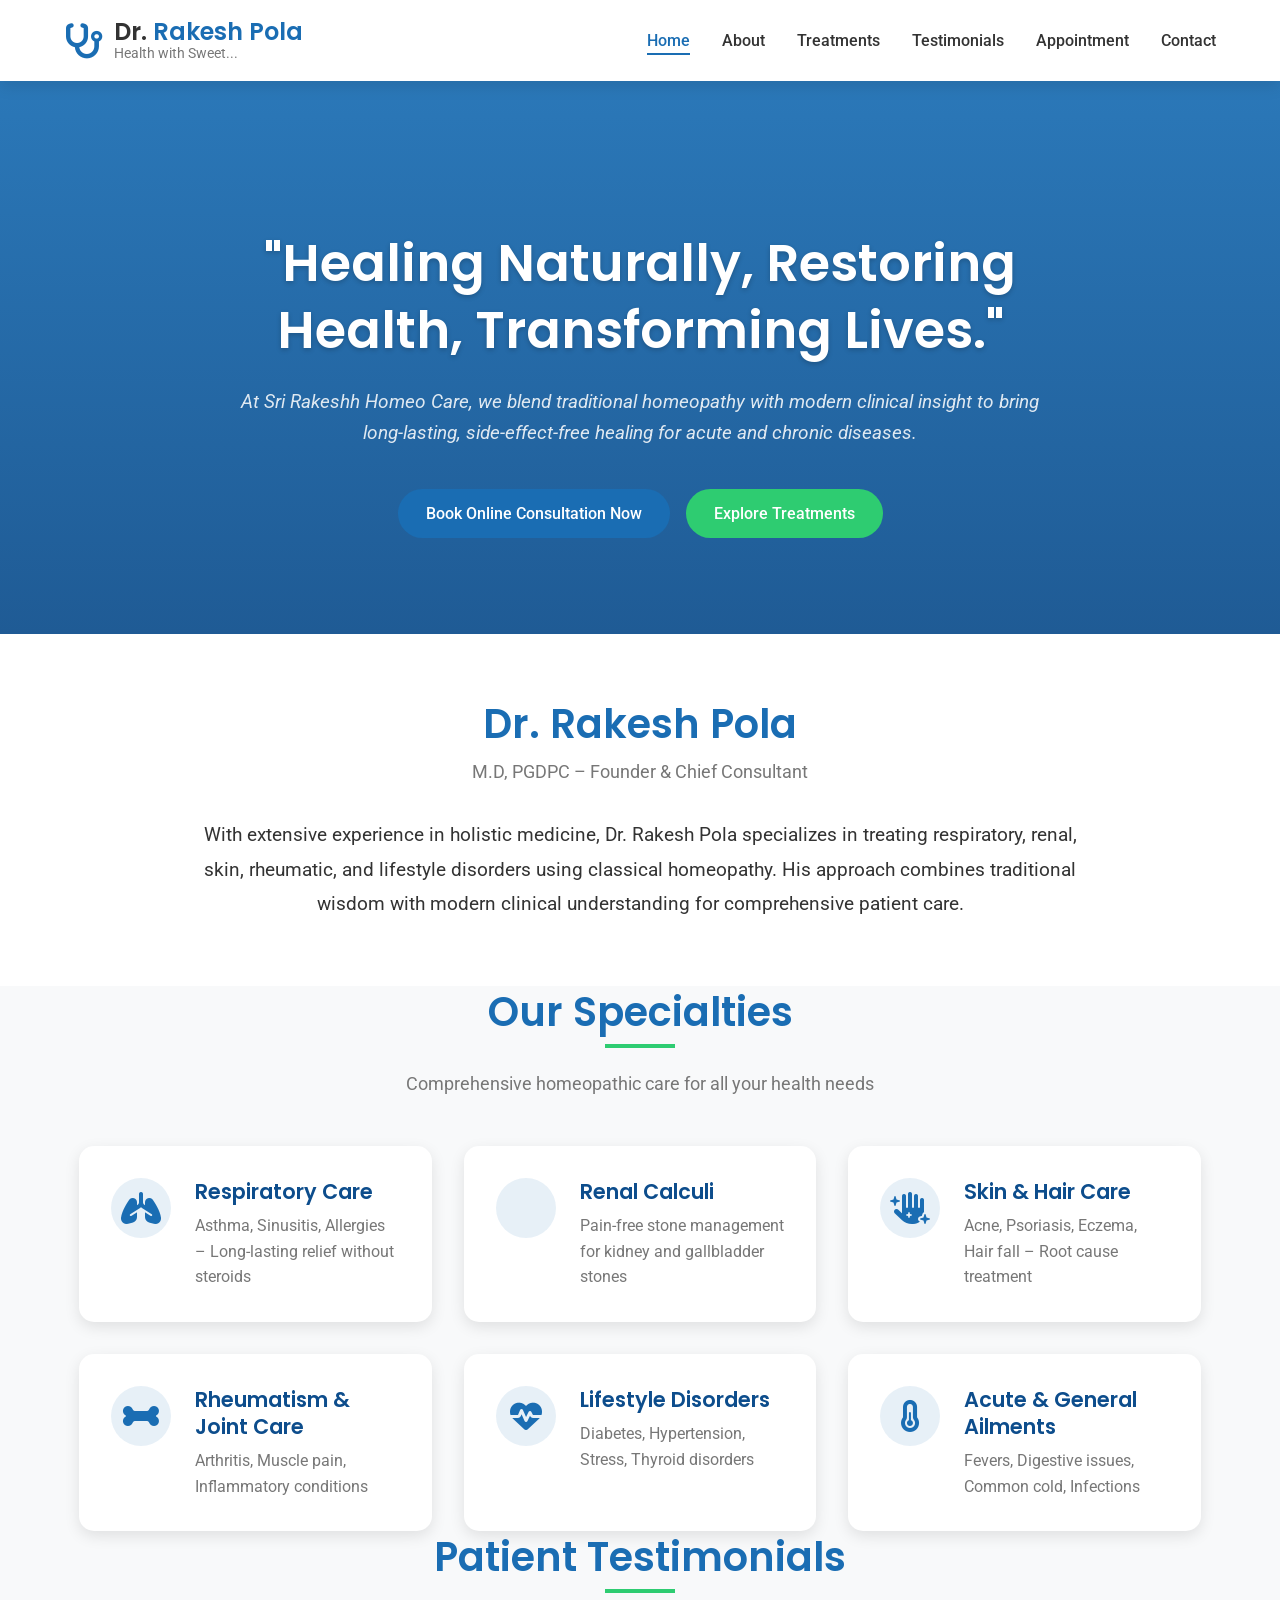
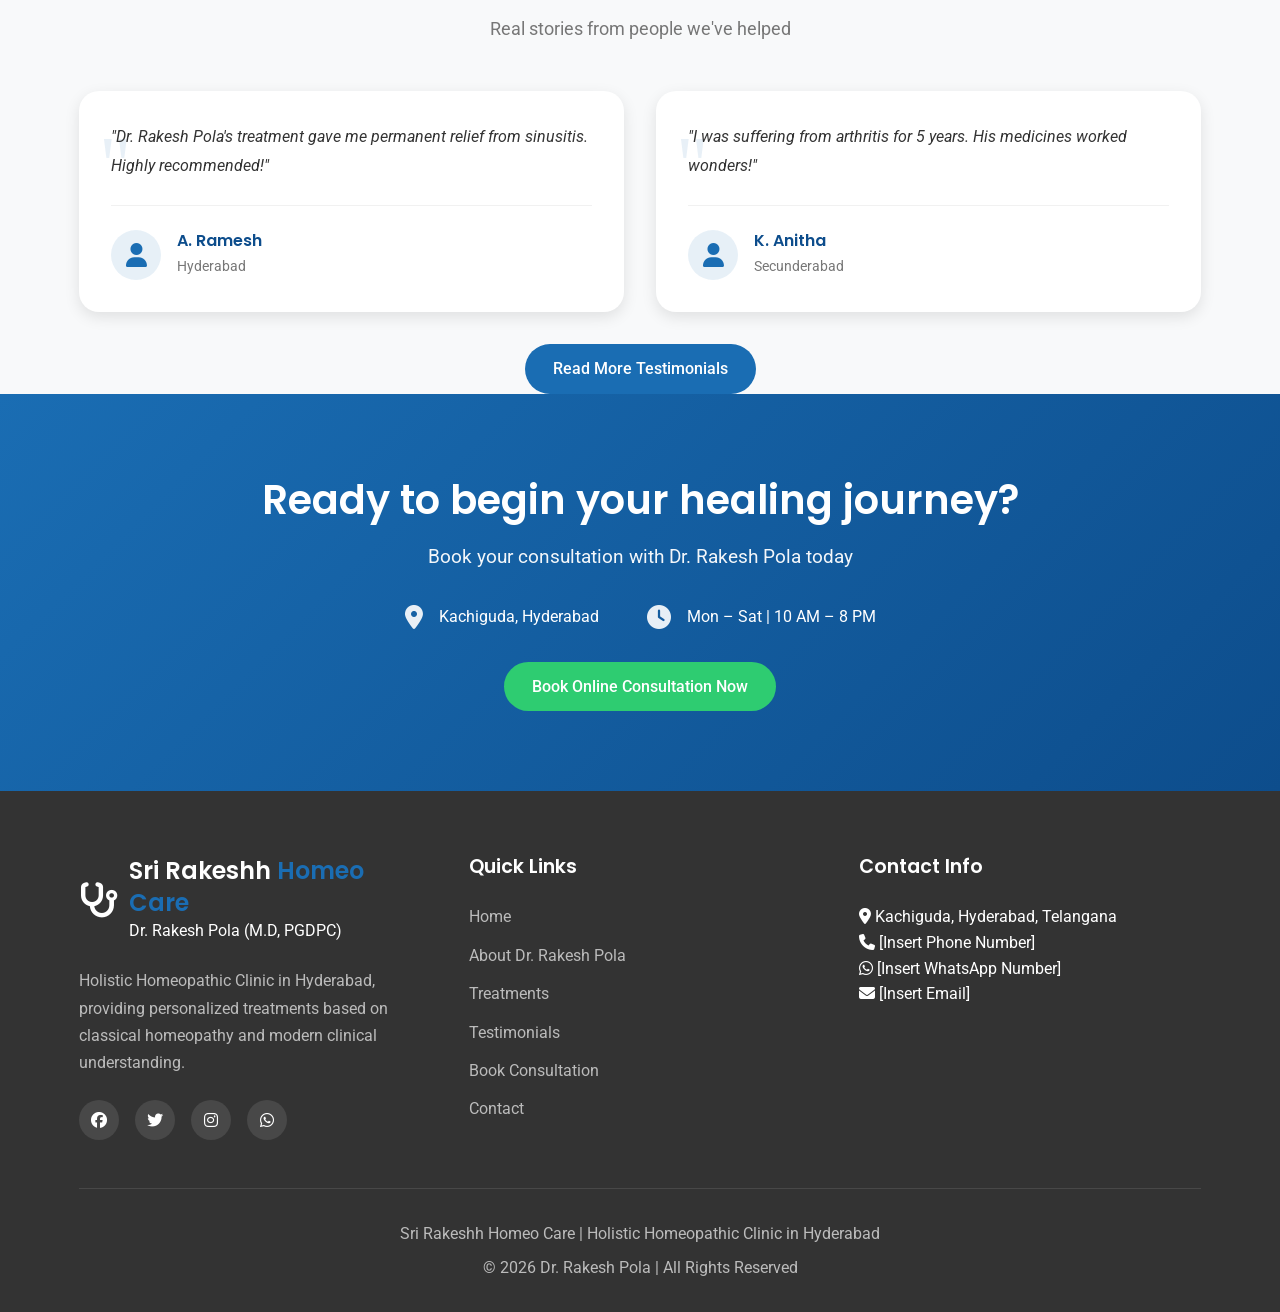
<file: index.html>
<!DOCTYPE html>
<html lang="en">
<head>
    <meta charset="UTF-8">
    <meta name="viewport" content="width=device-width, initial-scale=1.0">
    <title>Sri Rakeshh Homeo Care | Dr. Rakesh Pola - Holistic Homeopathy</title>
    <link rel="stylesheet" href="style.css">
    <link rel="stylesheet" href="https://cdnjs.cloudflare.com/ajax/libs/font-awesome/6.4.0/css/all.min.css">
    <link href="https://fonts.googleapis.com/css2?family=Poppins:wght@300;400;500;600;700&family=Roboto:wght@300;400;500&display=swap" rel="stylesheet">
</head>
<body>
    <!-- Header & Navigation -->
    <header>
        <div class="container header-container">
            <div class="logo">
                <i class="fas fa-stethoscope"></i>
                <div>
                    <h1>Dr. <span class="clinic-name">Rakesh Pola</span></h1>
                    <p class="tagline">Health with Sweet...</p>
                </div>
            </div>
            
            <nav>
                <ul class="nav-menu">
    <li><a href="index.html">Home</a></li>
    <li><a href="about.html">About</a></li>
    <li><a href="treatments.html">Treatments</a></li>
    <li><a href="testimonials.html">Testimonials</a></li>
    <li><a href="appointment.html">Appointment</a></li>  <!-- Changed from consultation.html -->
    <li><a href="contact.html">Contact</a></li>
</ul>
            </nav>
        </div>
    </header>

    <!-- Hero Banner Section -->
    <section id="home" class="hero">
        <div class="container">
            <div class="hero-content">
                <h2>"Healing Naturally, Restoring Health, Transforming Lives."</h2>
                <p class="hero-quote">At Sri Rakeshh Homeo Care, we blend traditional homeopathy with modern clinical insight to bring long-lasting, side-effect-free healing for acute and chronic diseases.</p>
                <div class="hero-buttons">
                    <a href="consultation.html" class="btn btn-primary">Book Online Consultation Now</a>
                    <a href="treatments.html" class="btn btn-secondary">Explore Treatments</a>
                </div>
            </div>
        </div>
    </section>

           <!-- About Snippet Section - PERFECTLY CENTERED -->
    <section style="padding: 4rem 0; background-color: white; width: 100%;">
        <div style="max-width: 1200px; margin: 0 auto; padding: 0 15px;">
            
            <!-- Title section - centered -->
            <div style="text-align: center; width: 100%; margin-bottom: 2rem;">
                <h2 style="font-size: 2.5rem; color: #1a6db3; margin-bottom: 0.5rem; text-align: center; font-family: 'Poppins', sans-serif;">Dr. Rakesh Pola</h2>
                <p style="color: #777; font-size: 1.1rem; text-align: center; font-family: 'Roboto', sans-serif;">M.D, PGDPC – Founder & Chief Consultant</p>
            </div>
            
            <!-- Text section - centered -->
            <div style="display: flex; justify-content: center; align-items: center; width: 100%;">
                <div style="text-align: center; max-width: 900px; margin: 0 auto;">
                    <p style="font-size: 1.2rem; color: #333; line-height: 1.8; text-align: center; font-family: 'Roboto', sans-serif; margin: 0;">
                        With extensive experience in holistic medicine, Dr. Rakesh Pola specializes in treating respiratory, renal, skin, rheumatic, and lifestyle disorders using classical homeopathy. His approach combines traditional wisdom with modern clinical understanding for comprehensive patient care.
                    </p>
                </div>
            </div>
            
        </div>
    </section>

    <!-- Our Specialties Section -->
    <section class="specialties">
        <div class="container">
            <div class="section-title">
                <h2>Our Specialties</h2>
                <p>Comprehensive homeopathic care for all your health needs</p>
            </div>
            
            <div class="specialties-grid">
                <div class="specialty-card">
                    <div class="specialty-icon">
                        <i class="fas fa-lungs"></i>
                    </div>
                    <div class="specialty-content">
                        <h3>Respiratory Care</h3>
                        <p>Asthma, Sinusitis, Allergies – Long-lasting relief without steroids</p>
                    </div>
                </div>

                <div class="specialty-card">
                    <div class="specialty-icon">
                        <i class="fas fa-kidney"></i>
                    </div>
                    <div class="specialty-content">
                        <h3>Renal Calculi</h3>
                        <p>Pain-free stone management for kidney and gallbladder stones</p>
                    </div>
                </div>

                <div class="specialty-card">
                    <div class="specialty-icon">
                        <i class="fas fa-hand-sparkles"></i>
                    </div>
                    <div class="specialty-content">
                        <h3>Skin & Hair Care</h3>
                        <p>Acne, Psoriasis, Eczema, Hair fall – Root cause treatment</p>
                    </div>
                </div>

                <div class="specialty-card">
                    <div class="specialty-icon">
                        <i class="fas fa-bone"></i>
                    </div>
                    <div class="specialty-content">
                        <h3>Rheumatism & Joint Care</h3>
                        <p>Arthritis, Muscle pain, Inflammatory conditions</p>
                    </div>
                </div>

                <div class="specialty-card">
                    <div class="specialty-icon">
                        <i class="fas fa-heartbeat"></i>
                    </div>
                    <div class="specialty-content">
                        <h3>Lifestyle Disorders</h3>
                        <p>Diabetes, Hypertension, Stress, Thyroid disorders</p>
                    </div>
                </div>

                <div class="specialty-card">
                    <div class="specialty-icon">
                        <i class="fas fa-thermometer-half"></i>
                    </div>
                    <div class="specialty-content">
                        <h3>Acute & General Ailments</h3>
                        <p>Fevers, Digestive issues, Common cold, Infections</p>
                    </div>
                </div>
            </div>
        </div>
    </section>

    <!-- Testimonials Preview -->
    <section class="testimonials-preview">
        <div class="container">
            <div class="section-title">
                <h2>Patient Testimonials</h2>
                <p>Real stories from people we've helped</p>
            </div>
            
            <div class="testimonials-grid" style="grid-template-columns: repeat(auto-fit, minmax(300px, 1fr));">
                <div class="testimonial-card">
                    <div class="testimonial-content">
                        <p class="testimonial-text">"Dr. Rakesh Pola's treatment gave me permanent relief from sinusitis. Highly recommended!"</p>
                        <div class="testimonial-author">
                            <div class="author-avatar">
                                <i class="fas fa-user"></i>
                            </div>
                            <div class="author-info">
                                <h4>A. Ramesh</h4>
                                <p>Hyderabad</p>
                            </div>
                        </div>
                    </div>
                </div>

                <div class="testimonial-card">
                    <div class="testimonial-content">
                        <p class="testimonial-text">"I was suffering from arthritis for 5 years. His medicines worked wonders!"</p>
                        <div class="testimonial-author">
                            <div class="author-avatar">
                                <i class="fas fa-user"></i>
                            </div>
                            <div class="author-info">
                                <h4>K. Anitha</h4>
                                <p>Secunderabad</p>
                            </div>
                        </div>
                    </div>
                </div>
            </div>
            
            <div class="text-center" style="margin-top: 2rem;">
                <a href="testimonials.html" class="btn btn-primary">Read More Testimonials</a>
            </div>
        </div>
    </section>

    <!-- Book Consultation Section -->
    <section class="consultation-section">
        <div class="container">
            <div class="consultation-content">
                <h2>Ready to begin your healing journey?</h2>
                <p>Book your consultation with Dr. Rakesh Pola today</p>
                
                <div class="consultation-details">
                    <div class="consultation-detail-item">
                        <i class="fas fa-map-marker-alt"></i>
                        <span>Kachiguda, Hyderabad</span>
                    </div>
                    <div class="consultation-detail-item">
                        <i class="fas fa-clock"></i>
                        <span>Mon – Sat | 10 AM – 8 PM</span>
                    </div>
                </div>
                
                <a href="consultation.html" class="btn btn-secondary" style="margin-top: 2rem;">Book Online Consultation Now</a>
            </div>
        </div>
    </section>

    <!-- Footer -->
    <footer>
        <div class="container">
            <div class="footer-content">
                <div class="footer-section">
                    <div class="logo">
                        <i class="fas fa-stethoscope"></i>
                        <div>
                            <h3>Sri Rakeshh <span class="clinic-name">Homeo Care</span></h3>
                            <p>Dr. Rakesh Pola (M.D, PGDPC)</p>
                        </div>
                    </div>
                    <p class="footer-description">Holistic Homeopathic Clinic in Hyderabad, providing personalized treatments based on classical homeopathy and modern clinical understanding.</p>
                    <div class="social-links">
                        <a href="#"><i class="fab fa-facebook"></i></a>
                        <a href="#"><i class="fab fa-twitter"></i></a>
                        <a href="#"><i class="fab fa-instagram"></i></a>
                        <a href="#"><i class="fab fa-whatsapp"></i></a>
                    </div>
                </div>
                
                <div class="footer-section">
                    <h4>Quick Links</h4>
                    <ul>
                        <li><a href="index.html">Home</a></li>
                        <li><a href="about.html">About Dr. Rakesh Pola</a></li>
                        <li><a href="treatments.html">Treatments</a></li>
                        <li><a href="testimonials.html">Testimonials</a></li>
                        <li><a href="consultation.html">Book Consultation</a></li>
                        <li><a href="contact.html">Contact</a></li>
                    </ul>
                </div>
                
                <div class="footer-section">
                    <h4>Contact Info</h4>
                    <p><i class="fas fa-map-marker-alt"></i> Kachiguda, Hyderabad, Telangana</p>
                    <p><i class="fas fa-phone"></i> [Insert Phone Number]</p>
                    <p><i class="fab fa-whatsapp"></i> [Insert WhatsApp Number]</p>
                    <p><i class="fas fa-envelope"></i> [Insert Email]</p>
                </div>
            </div>
            
            <div class="footer-bottom">
                <p>Sri Rakeshh Homeo Care | Holistic Homeopathic Clinic in Hyderabad</p>
                <p>© <span id="currentYear"></span> Dr. Rakesh Pola | All Rights Reserved</p>
            </div>
        </div>
    </footer>

    <!-- Quick Contact Bar -->
    <div class="quick-contact-bar" id="quickContactBar">
        <div class="container">
            <div class="quick-contact-content">
                <div class="quick-contact-item">
                    <i class="fab fa-whatsapp"></i>
                    <a href="#">Chat on WhatsApp</a>
                </div>
                <div class="quick-contact-item">
                    <i class="fas fa-phone"></i>
                    <a href="#">Call Now</a>
                </div>
                <div class="quick-contact-item">
                    <i class="fas fa-calendar-check"></i>
                    <a href="consultation.html">Book Online</a>
                </div>
            </div>
        </div>
    </div>

    <script src="script.js"></script>
</body>
</html>
</file>
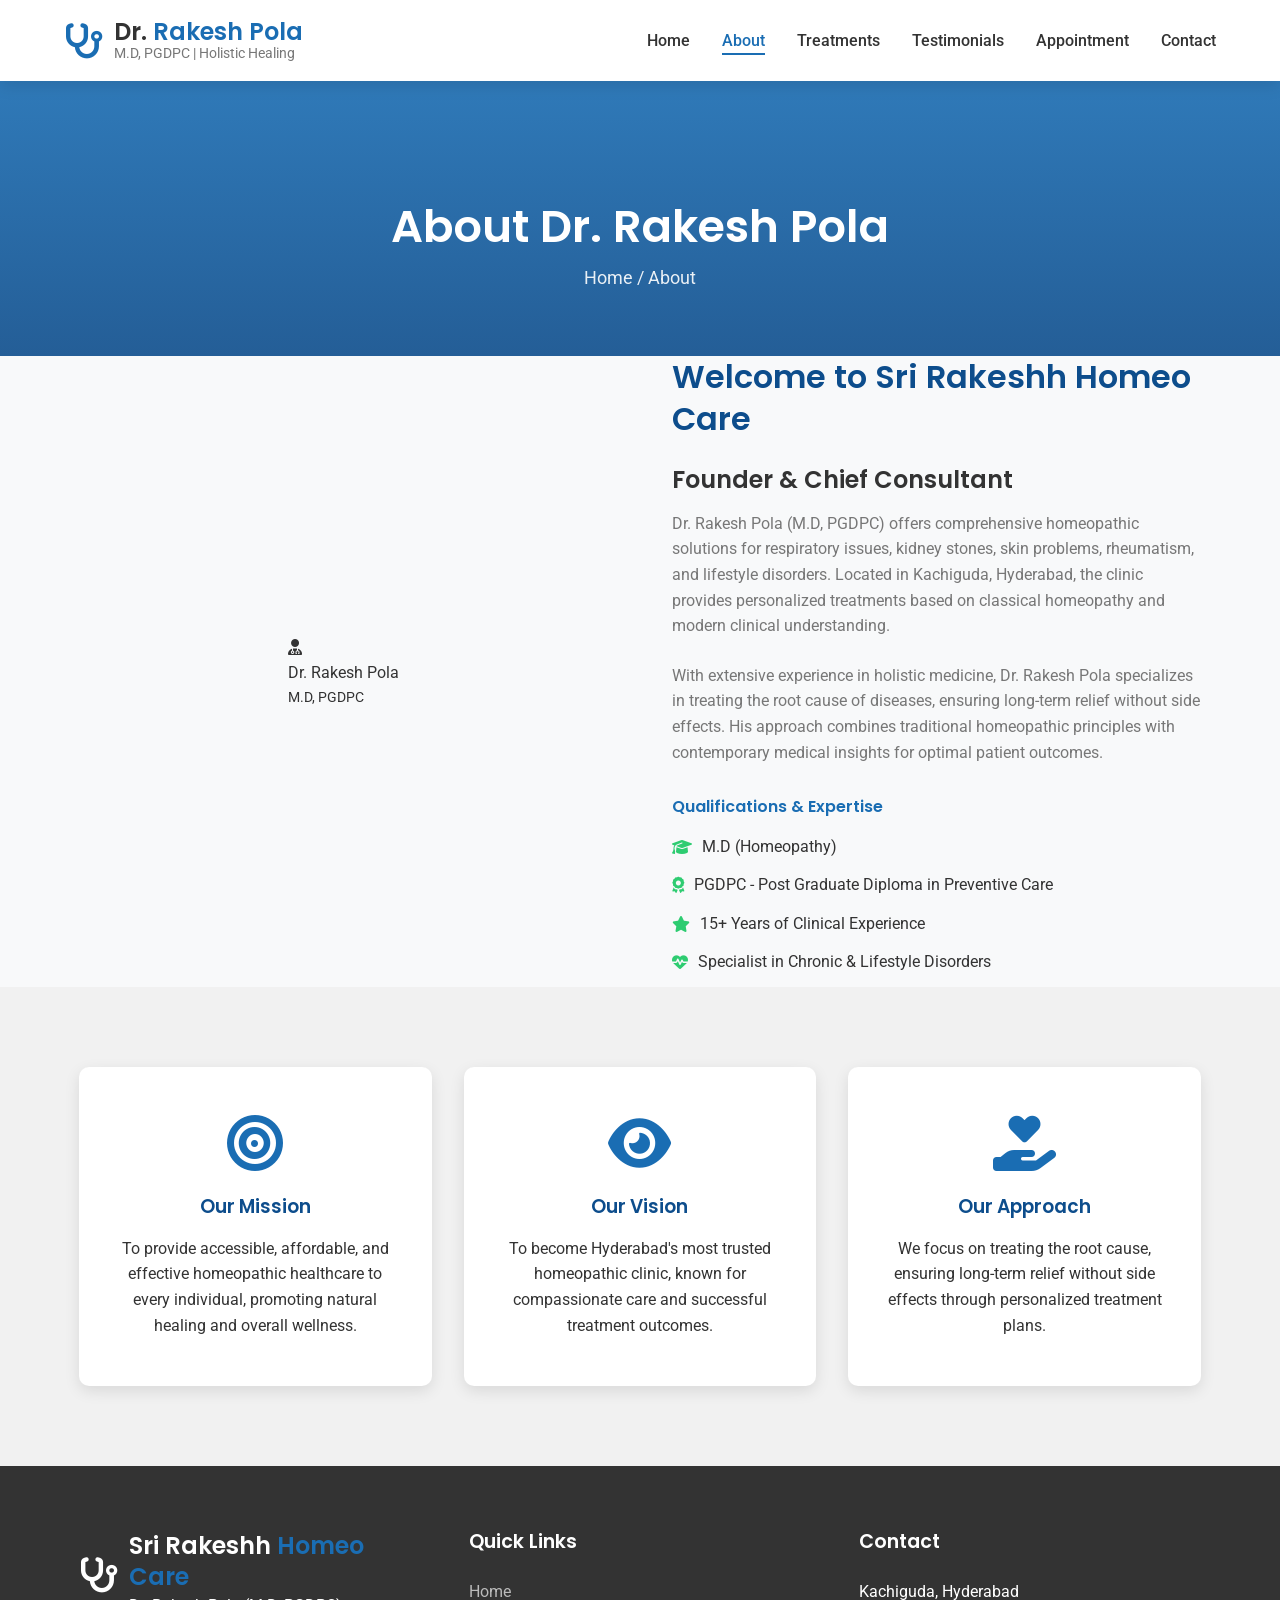
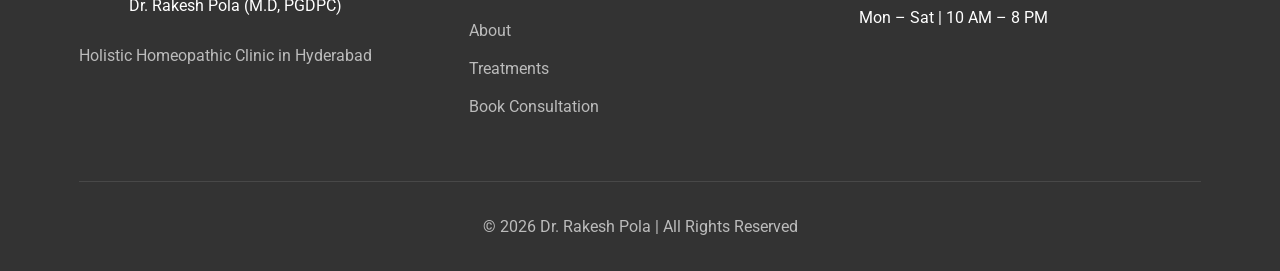
<file: about.html>
<!DOCTYPE html>
<html lang="en">
<head>
    <meta charset="UTF-8">
    <meta name="viewport" content="width=device-width, initial-scale=1.0">
    <title>About Dr. Rakesh Pola | Sri Rakeshh Homeo Care</title>
    <link rel="stylesheet" href="style.css">
    <link rel="stylesheet" href="https://cdnjs.cloudflare.com/ajax/libs/font-awesome/6.4.0/css/all.min.css">
    <link href="https://fonts.googleapis.com/css2?family=Poppins:wght@300;400;500;600;700&family=Roboto:wght@300;400;500&display=swap" rel="stylesheet">
</head>
<body>
    <header>
        <div class="container header-container">
            <div class="logo">
                <i class="fas fa-stethoscope"></i>
                <div>
                    <h1>Dr. <span class="clinic-name">Rakesh Pola</span></h1>
                    <p class="tagline">M.D, PGDPC | Holistic Healing</p>
                </div>
            </div>
            
           <nav>
                <ul class="nav-menu">
    <li><a href="index.html">Home</a></li>
    <li><a href="about.html">About</a></li>
    <li><a href="treatments.html">Treatments</a></li>
    <li><a href="testimonials.html">Testimonials</a></li>
    <li><a href="appointment.html">Appointment</a></li>  <!-- Changed from consultation.html -->
    <li><a href="contact.html">Contact</a></li>
</ul>
            </nav>
        </div>
    </header>

    <section class="page-banner">
        <div class="container">
            <h1>About Dr. Rakesh Pola</h1>
            <p>Home / About</p>
        </div>
    </section>

    <section class="about-page">
        <div class="container">
            <div class="about-content">
                <div class="about-image">
                    <div class="doctor-photo">
                        <i class="fas fa-user-md"></i>
                        <p>Dr. Rakesh Pola</p>
                        <p style="font-size: 0.9rem;">M.D, PGDPC</p>
                    </div>
                </div>
                <div class="about-text">
                    <h3>Welcome to Sri Rakeshh Homeo Care</h3>
                    <h2>Founder & Chief Consultant</h2>
                    <p>Dr. Rakesh Pola (M.D, PGDPC) offers comprehensive homeopathic solutions for respiratory issues, kidney stones, skin problems, rheumatism, and lifestyle disorders. Located in Kachiguda, Hyderabad, the clinic provides personalized treatments based on classical homeopathy and modern clinical understanding.</p>
                    
                    <p>With extensive experience in holistic medicine, Dr. Rakesh Pola specializes in treating the root cause of diseases, ensuring long-term relief without side effects. His approach combines traditional homeopathic principles with contemporary medical insights for optimal patient outcomes.</p>
                    
                    <div class="qualifications">
                        <h4>Qualifications & Expertise</h4>
                        <ul>
                            <li><i class="fas fa-graduation-cap"></i> M.D (Homeopathy)</li>
                            <li><i class="fas fa-award"></i> PGDPC - Post Graduate Diploma in Preventive Care</li>
                            <li><i class="fas fa-star"></i> 15+ Years of Clinical Experience</li>
                            <li><i class="fas fa-heartbeat"></i> Specialist in Chronic & Lifestyle Disorders</li>
                        </ul>
                    </div>
                </div>
            </div>
        </div>
    </section>

    <section class="mission-vision">
        <div class="container">
            <div class="mission-grid">
                <div class="mission-card">
                    <i class="fas fa-bullseye"></i>
                    <h3>Our Mission</h3>
                    <p>To provide accessible, affordable, and effective homeopathic healthcare to every individual, promoting natural healing and overall wellness.</p>
                </div>
                <div class="mission-card">
                    <i class="fas fa-eye"></i>
                    <h3>Our Vision</h3>
                    <p>To become Hyderabad's most trusted homeopathic clinic, known for compassionate care and successful treatment outcomes.</p>
                </div>
                <div class="mission-card">
                    <i class="fas fa-hand-holding-heart"></i>
                    <h3>Our Approach</h3>
                    <p>We focus on treating the root cause, ensuring long-term relief without side effects through personalized treatment plans.</p>
                </div>
            </div>
        </div>
    </section>

    <footer>
        <div class="container">
            <div class="footer-content">
                <div class="footer-section">
                    <div class="logo">
                        <i class="fas fa-stethoscope"></i>
                        <div>
                            <h3>Sri Rakeshh <span class="clinic-name">Homeo Care</span></h3>
                            <p>Dr. Rakesh Pola (M.D, PGDPC)</p>
                        </div>
                    </div>
                    <p class="footer-description">Holistic Homeopathic Clinic in Hyderabad</p>
                </div>
                
                <div class="footer-section">
                    <h4>Quick Links</h4>
                    <ul>
                        <li><a href="index.html">Home</a></li>
                        <li><a href="about.html">About</a></li>
                        <li><a href="treatments.html">Treatments</a></li>
                        <li><a href="consultation.html">Book Consultation</a></li>
                    </ul>
                </div>
                
                <div class="footer-section">
                    <h4>Contact</h4>
                    <p>Kachiguda, Hyderabad</p>
                    <p>Mon – Sat | 10 AM – 8 PM</p>
                </div>
            </div>
            
            <div class="footer-bottom">
                <p>© <span id="currentYear"></span> Dr. Rakesh Pola | All Rights Reserved</p>
            </div>
        </div>
    </footer>

    <script src="script.js"></script>
</body>
</html>
</file>
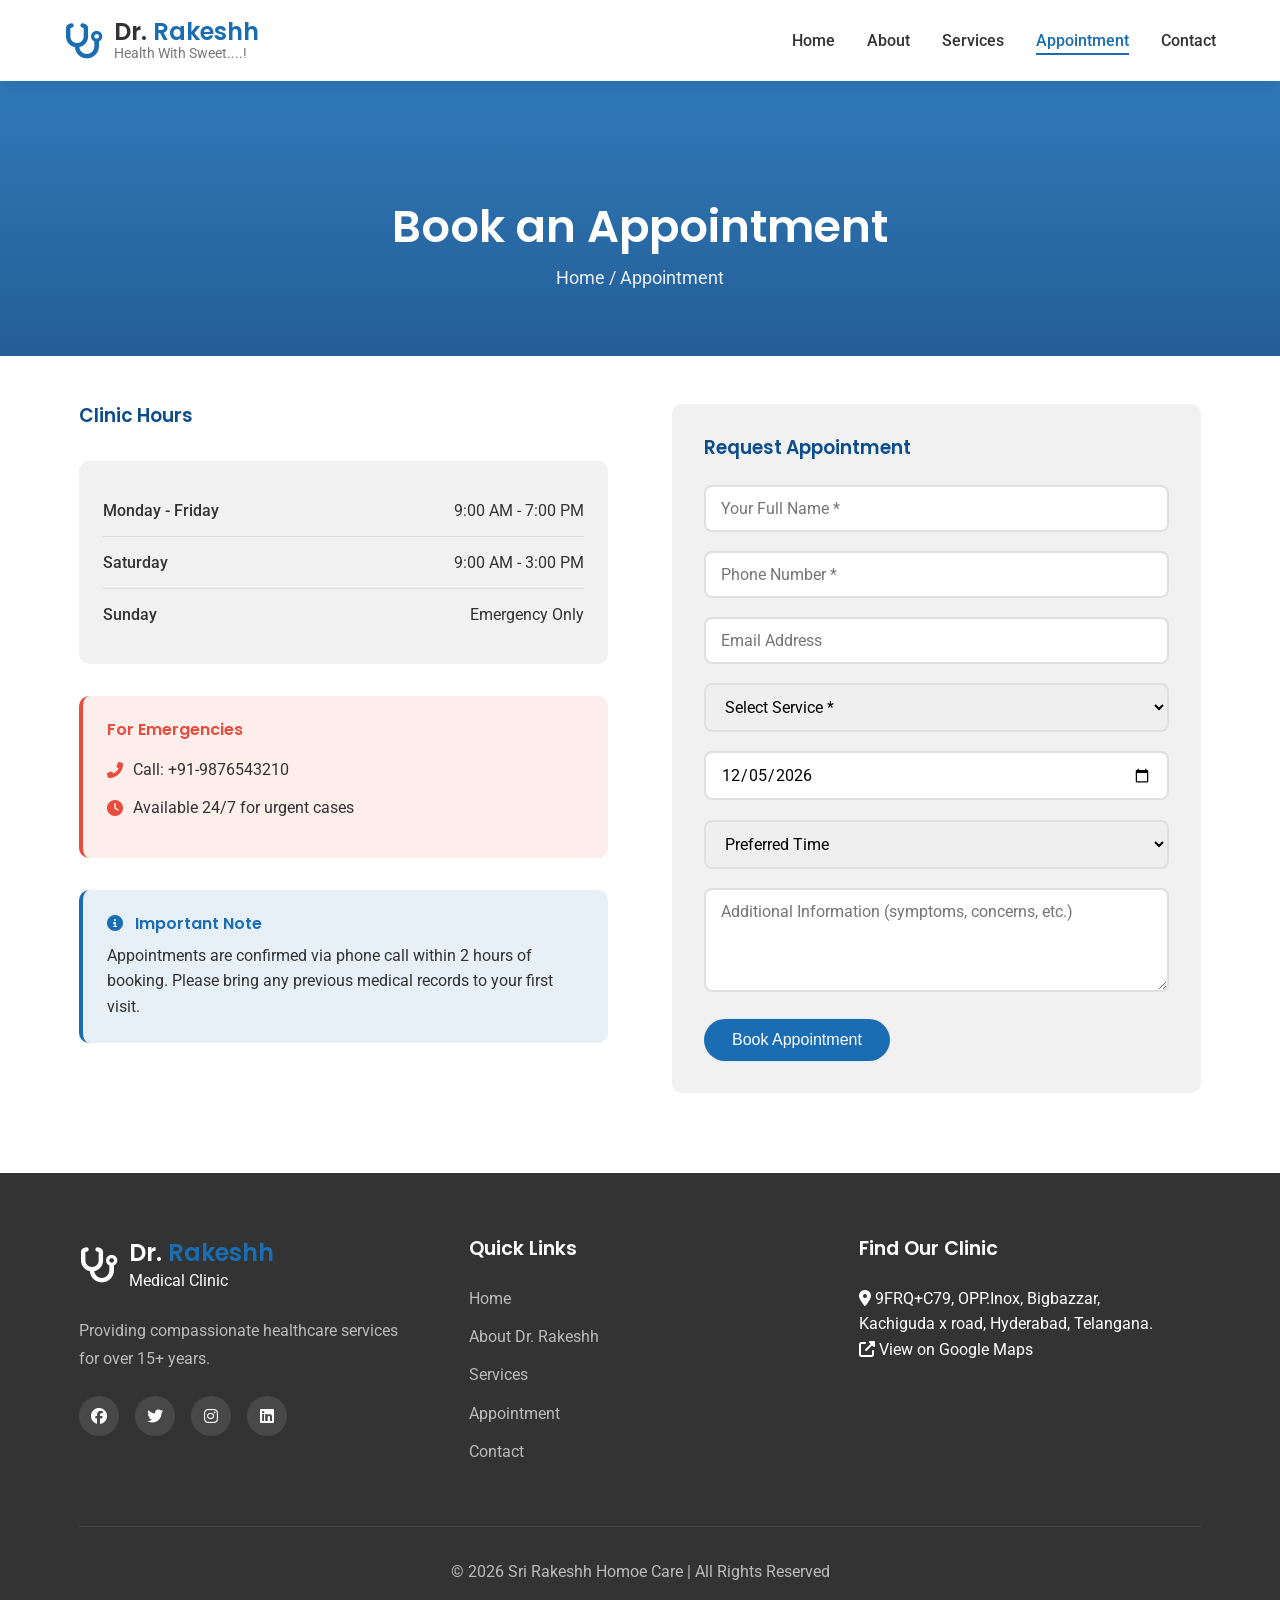
<file: appointment.html>
<!DOCTYPE html>
<html lang="en">
<head>
    <meta charset="UTF-8">
    <meta name="viewport" content="width=device-width, initial-scale=1.0">
    <title>Book Appointment | Dr. Rakeshh Homeo Care</title>
    <link rel="stylesheet" href="style.css">
    <link rel="stylesheet" href="https://cdnjs.cloudflare.com/ajax/libs/font-awesome/6.4.0/css/all.min.css">
    <link href="https://fonts.googleapis.com/css2?family=Poppins:wght@300;400;500;600;700&family=Roboto:wght@300;400;500&display=swap" rel="stylesheet">
</head>
<body>
    <header>
        <div class="container header-container">
            <div class="logo">
                <i class="fas fa-stethoscope"></i>
                <div>
                    <h1>Dr. <span class="clinic-name">Rakeshh</span></h1>
                    <p class="tagline">Health With Sweet....!</p>
                </div>
            </div>
            
            <nav>
                <ul class="nav-menu">
                    <li><a href="index.html">Home</a></li>
                    <li><a href="about.html">About</a></li>
                    <li><a href="services.html">Services</a></li>
                    <li><a href="appointment.html" class="active">Appointment</a></li>
                    <li><a href="contact.html">Contact</a></li>
                </ul>
                <div class="mobile-menu">
                    <i class="fas fa-bars"></i>
                </div>
            </nav>
        </div>
    </header>

    <section class="page-banner">
        <div class="container">
            <h1>Book an Appointment</h1>
            <p>Home / Appointment</p>
        </div>
    </section>

    <section class="appointment-page">
        <div class="container">
            <div class="appointment-container">
                <div class="appointment-info">
                    <h3>Clinic Hours</h3>
                    <div class="hours">
                        <div class="day">
                            <span>Monday - Friday</span>
                            <span>9:00 AM - 7:00 PM</span>
                        </div>
                        <div class="day">
                            <span>Saturday</span>
                            <span>9:00 AM - 3:00 PM</span>
                        </div>
                        <div class="day">
                            <span>Sunday</span>
                            <span>Emergency Only</span>
                        </div>
                    </div>
                    
                    <div class="emergency-contact">
                        <h4>For Emergencies</h4>
                        <p><i class="fas fa-phone-alt"></i> Call: +91-9876543210</p>
                        <p><i class="fas fa-clock"></i> Available 24/7 for urgent cases</p>
                    </div>

                    <div class="appointment-note">
                        <h4><i class="fas fa-info-circle"></i> Important Note</h4>
                        <p>Appointments are confirmed via phone call within 2 hours of booking. Please bring any previous medical records to your first visit.</p>
                    </div>
                </div>
                
                <div class="appointment-form">
                    <h3>Request Appointment</h3>
                    <form id="appointmentForm">
                        <div class="form-group">
                            <input type="text" id="name" placeholder="Your Full Name *" required>
                        </div>
                        <div class="form-group">
                            <input type="tel" id="phone" placeholder="Phone Number *" required>
                        </div>
                        <div class="form-group">
                            <input type="email" id="email" placeholder="Email Address">
                        </div>
                        <div class="form-group">
                            <select id="service" required>
                                <option value="">Select Service *</option>
                                <option value="General Checkup">General Checkup</option>
                                <option value="Consultation">Consultation</option>
                                <option value="Follow-up">Follow-up Visit</option>
                                <option value="Vaccination">Vaccination</option>
                                <option value="Chronic Care">Chronic Disease Management</option>
                                <option value="Other">Other</option>
                            </select>
                        </div>
                        <div class="form-group">
                            <input type="date" id="date" required>
                        </div>
                        <div class="form-group">
                            <select id="time">
                                <option value="">Preferred Time</option>
                                <option value="9-11">9:00 AM - 11:00 AM</option>
                                <option value="11-1">11:00 AM - 1:00 PM</option>
                                <option value="2-4">2:00 PM - 4:00 PM</option>
                                <option value="4-6">4:00 PM - 6:00 PM</option>
                            </select>
                        </div>
                        <div class="form-group">
                            <textarea id="message" placeholder="Additional Information (symptoms, concerns, etc.)" rows="4"></textarea>
                        </div>
                        <button type="submit" class="btn btn-primary">Book Appointment</button>
                    </form>
                </div>
            </div>
        </div>
    </section>

    <footer>
        <div class="container">
            <div class="footer-content">
                <div class="footer-section">
                    <div class="logo">
                        <i class="fas fa-stethoscope"></i>
                        <div>
                            <h3>Dr. <span class="clinic-name">Rakeshh</span></h3>
                            <p>Medical Clinic</p>
                        </div>
                    </div>
                    <p class="footer-description">Providing compassionate healthcare services for over 15+ years.</p>
                    <div class="social-links">
                        <a href="#"><i class="fab fa-facebook"></i></a>
                        <a href="#"><i class="fab fa-twitter"></i></a>
                        <a href="#"><i class="fab fa-instagram"></i></a>
                        <a href="#"><i class="fab fa-linkedin"></i></a>
                    </div>
                </div>
                
                <div class="footer-section">
                    <h4>Quick Links</h4>
                    <ul>
                        <li><a href="index.html">Home</a></li>
                        <li><a href="about.html">About Dr. Rakeshh</a></li>
                        <li><a href="services.html">Services</a></li>
                        <li><a href="appointment.html">Appointment</a></li>
                        <li><a href="contact.html">Contact</a></li>
                    </ul>
                </div>
                
                <div class="footer-section">
                    <h4>Find Our Clinic</h4>
                    <p><i class="fas fa-map-marker-alt"></i> 9FRQ+C79, OPP.Inox, Bigbazzar,</p>
                    <p>Kachiguda x road, Hyderabad, Telangana.</p>
                    <a href="https://maps.app.goo.gl/46HnLhUvJVye6yLVA" target="_blank" class="footer-map-link">
                        <i class="fas fa-external-link-alt"></i> View on Google Maps
                    </a>
                </div>
            </div>
            
            <div class="footer-bottom">
                <p>&copy; <span id="currentYear"></span> Sri Rakeshh Homoe Care | All Rights Reserved</p>
            </div>
        </div>
    </footer>

    <script src="script.js"></script>
</body>
</html>
</file>
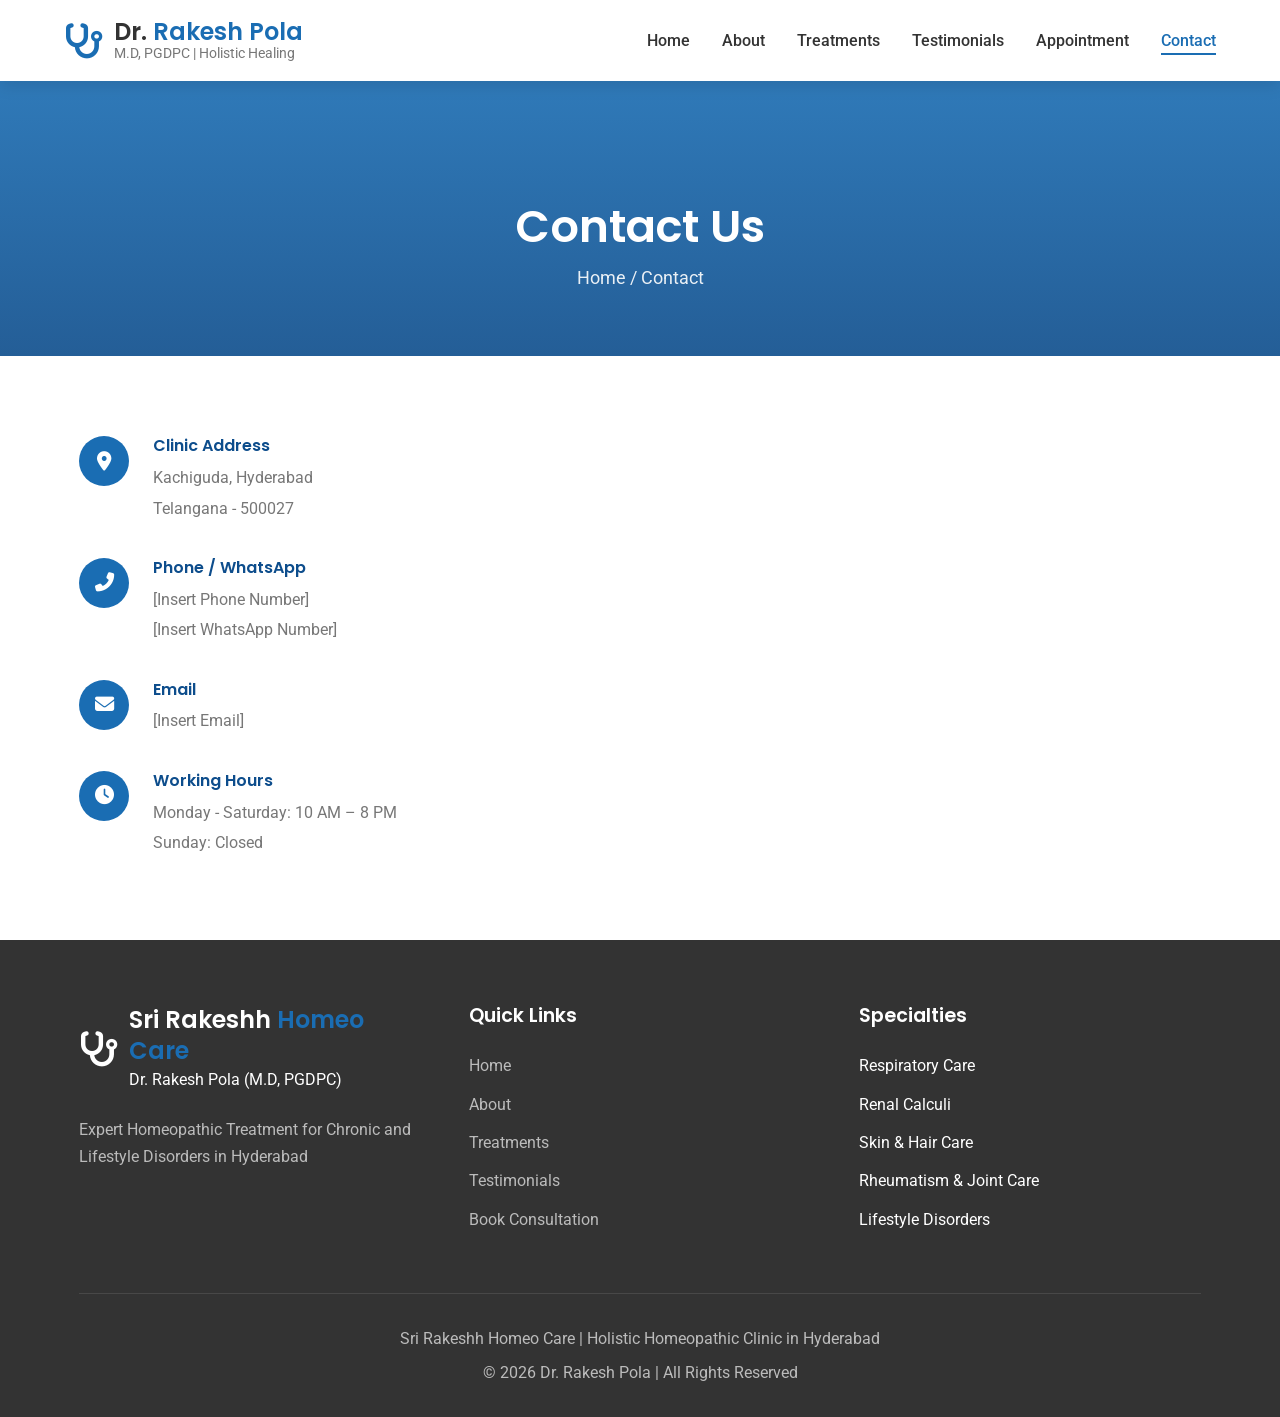
<file: contact.html>
<!DOCTYPE html>
<html lang="en">
<head>
    <meta charset="UTF-8">
    <meta name="viewport" content="width=device-width, initial-scale=1.0">
    <title>Contact Us | Sri Rakeshh Homeo Care</title>
    <link rel="stylesheet" href="style.css">
    <link rel="stylesheet" href="https://cdnjs.cloudflare.com/ajax/libs/font-awesome/6.4.0/css/all.min.css">
    <link href="https://fonts.googleapis.com/css2?family=Poppins:wght@300;400;500;600;700&family=Roboto:wght@300;400;500&display=swap" rel="stylesheet">
</head>
<body>
    <header>
        <div class="container header-container">
            <div class="logo">
                <i class="fas fa-stethoscope"></i>
                <div>
                    <h1>Dr. <span class="clinic-name">Rakesh Pola</span></h1>
                    <p class="tagline">M.D, PGDPC | Holistic Healing</p>
                </div>
            </div>
            
            <nav>
                <ul class="nav-menu">
    <li><a href="index.html">Home</a></li>
    <li><a href="about.html">About</a></li>
    <li><a href="treatments.html">Treatments</a></li>
    <li><a href="testimonials.html">Testimonials</a></li>
    <li><a href="appointment.html">Appointment</a></li>  <!-- Changed from consultation.html -->
    <li><a href="contact.html">Contact</a></li>
</ul>
            </nav>
        </div>
    </header>

    <section class="page-banner">
        <div class="container">
            <h1>Contact Us</h1>
            <p>Home / Contact</p>
        </div>
    </section>

    <section class="contact-page">
        <div class="container">
            <div class="contact-container">
                <div class="contact-info">
                    <div class="contact-item">
                        <div class="contact-icon">
                            <i class="fas fa-map-marker-alt"></i>
                        </div>
                        <div class="contact-text">
                            <h4>Clinic Address</h4>
                            <p>Kachiguda, Hyderabad</p>
                            <p>Telangana - 500027</p>
                        </div>
                    </div>
                    
                    <div class="contact-item">
                        <div class="contact-icon">
                            <i class="fas fa-phone-alt"></i>
                        </div>
                        <div class="contact-text">
                            <h4>Phone / WhatsApp</h4>
                            <p>[Insert Phone Number]</p>
                            <p>[Insert WhatsApp Number]</p>
                        </div>
                    </div>
                    
                    <div class="contact-item">
                        <div class="contact-icon">
                            <i class="fas fa-envelope"></i>
                        </div>
                        <div class="contact-text">
                            <h4>Email</h4>
                            <p>[Insert Email]</p>
                        </div>
                    </div>
                    
                    <div class="contact-item">
                        <div class="contact-icon">
                            <i class="fas fa-clock"></i>
                        </div>
                        <div class="contact-text">
                            <h4>Working Hours</h4>
                            <p>Monday - Saturday: 10 AM – 8 PM</p>
                            <p>Sunday: Closed</p>
                        </div>
                    </div>
                </div>
                
                <div class="map-container">
                    <iframe src="https://www.google.com/maps/embed?pb=!1m18!1m12!1m3!1d3807.4321692630356!2d78.48566557331782!3d17.391035702703707!2m3!1f0!2f0!3f0!3m2!1i1024!2i768!4f13.1!3m3!1m2!1s0x3bcb99cfb9de5c69%3A0xcfda72a80ec4fe54!2sSri%20Rakeshh%20Homeo%20Care!5e0!3m2!1sen!2sin!4v1768649386759!5m2!1sen!2sin" width="100%" height="400" style="border:0; border-radius: 10px;" allowfullscreen="" loading="lazy"></iframe>
                </div>
            </div>
        </div>
    </section>

    <footer>
        <div class="container">
            <div class="footer-content">
                <div class="footer-section">
                    <div class="logo">
                        <i class="fas fa-stethoscope"></i>
                        <div>
                            <h3>Sri Rakeshh <span class="clinic-name">Homeo Care</span></h3>
                            <p>Dr. Rakesh Pola (M.D, PGDPC)</p>
                        </div>
                    </div>
                    <p class="footer-description">Expert Homeopathic Treatment for Chronic and Lifestyle Disorders in Hyderabad</p>
                </div>
                
                <div class="footer-section">
                    <h4>Quick Links</h4>
                    <ul>
                        <li><a href="index.html">Home</a></li>
                        <li><a href="about.html">About</a></li>
                        <li><a href="treatments.html">Treatments</a></li>
                        <li><a href="testimonials.html">Testimonials</a></li>
                        <li><a href="consultation.html">Book Consultation</a></li>
                    </ul>
                </div>
                
                <div class="footer-section">
                    <h4>Specialties</h4>
                    <ul>
                        <li>Respiratory Care</li>
                        <li>Renal Calculi</li>
                        <li>Skin & Hair Care</li>
                        <li>Rheumatism & Joint Care</li>
                        <li>Lifestyle Disorders</li>
                    </ul>
                </div>
            </div>
            
            <div class="footer-bottom">
                <p>Sri Rakeshh Homeo Care | Holistic Homeopathic Clinic in Hyderabad</p>
                <p>© <span id="currentYear"></span> Dr. Rakesh Pola | All Rights Reserved</p>
            </div>
        </div>
    </footer>

    <script src="script.js"></script>
</body>
</html>
</file>
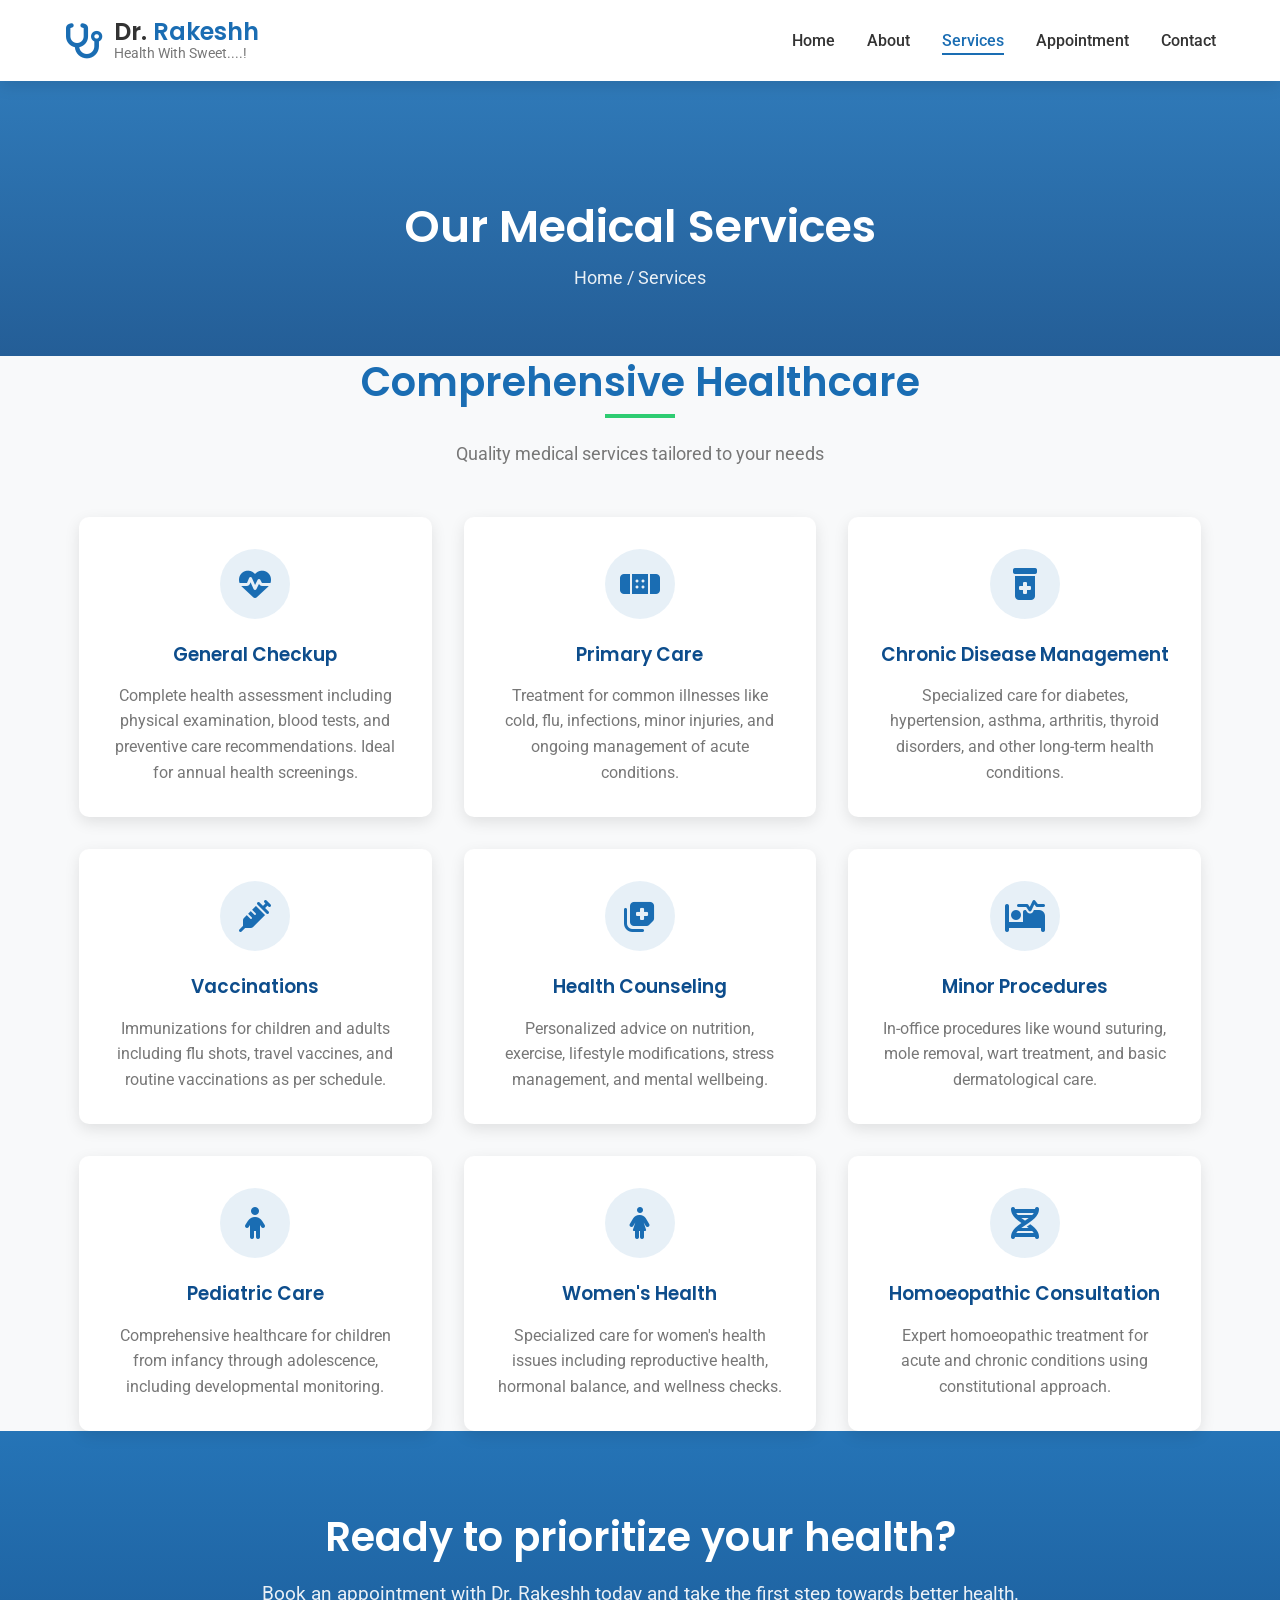
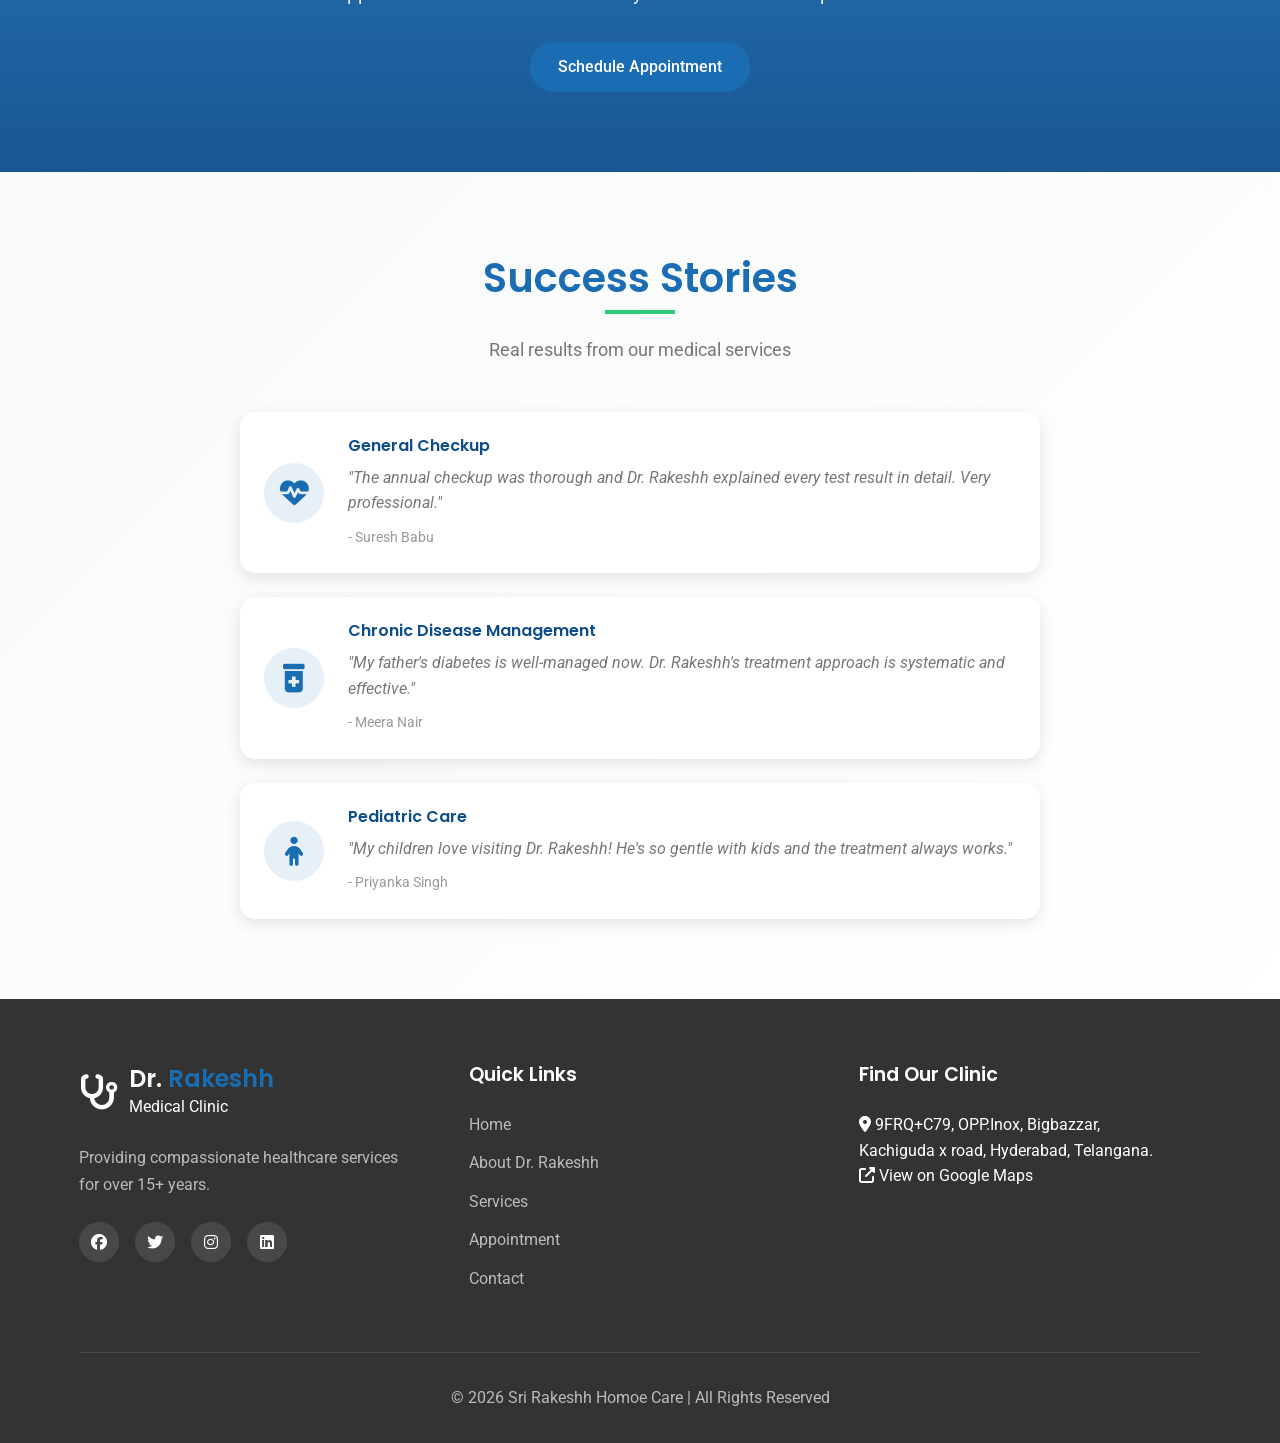
<file: services.html>
<!DOCTYPE html>
<html lang="en">
<head>
    <meta charset="UTF-8">
    <meta name="viewport" content="width=device-width, initial-scale=1.0">
    <title>Our Services | Dr. Rakeshh Homeo Care</title>
    <link rel="stylesheet" href="style.css">
    <link rel="stylesheet" href="https://cdnjs.cloudflare.com/ajax/libs/font-awesome/6.4.0/css/all.min.css">
    <link href="https://fonts.googleapis.com/css2?family=Poppins:wght@300;400;500;600;700&family=Roboto:wght@300;400;500&display=swap" rel="stylesheet">
</head>
<body>
    <header>
        <div class="container header-container">
            <div class="logo">
                <i class="fas fa-stethoscope"></i>
                <div>
                    <h1>Dr. <span class="clinic-name">Rakeshh</span></h1>
                    <p class="tagline">Health With Sweet....!</p>
                </div>
            </div>
            
            <nav>
                <ul class="nav-menu">
                    <li><a href="index.html">Home</a></li>
                    <li><a href="about.html">About</a></li>
                    <li><a href="services.html" class="active">Services</a></li>
                    <li><a href="appointment.html">Appointment</a></li>
                    <li><a href="contact.html">Contact</a></li>
                </ul>
                <div class="mobile-menu">
                    <i class="fas fa-bars"></i>
                </div>
            </nav>
        </div>
    </header>

    <section class="page-banner">
        <div class="container">
            <h1>Our Medical Services</h1>
            <p>Home / Services</p>
        </div>
    </section>

    <section class="services-full">
        <div class="container">
            <div class="section-title">
                <h2>Comprehensive Healthcare</h2>
                <p>Quality medical services tailored to your needs</p>
            </div>
            
            <div class="services-grid">
                <div class="service-card" id="general-checkup">
                    <div class="service-icon">
                        <i class="fas fa-heartbeat"></i>
                    </div>
                    <h3>General Checkup</h3>
                    <p>Complete health assessment including physical examination, blood tests, and preventive care recommendations. Ideal for annual health screenings.</p>
                </div>
                
                <div class="service-card" id="primary-care">
                    <div class="service-icon">
                        <i class="fas fa-band-aid"></i>
                    </div>
                    <h3>Primary Care</h3>
                    <p>Treatment for common illnesses like cold, flu, infections, minor injuries, and ongoing management of acute conditions.</p>
                </div>
                
                <div class="service-card" id="chronic-care">
                    <div class="service-icon">
                        <i class="fas fa-prescription-bottle-alt"></i>
                    </div>
                    <h3>Chronic Disease Management</h3>
                    <p>Specialized care for diabetes, hypertension, asthma, arthritis, thyroid disorders, and other long-term health conditions.</p>
                </div>
                
                <div class="service-card">
                    <div class="service-icon">
                        <i class="fas fa-syringe"></i>
                    </div>
                    <h3>Vaccinations</h3>
                    <p>Immunizations for children and adults including flu shots, travel vaccines, and routine vaccinations as per schedule.</p>
                </div>
                
                <div class="service-card">
                    <div class="service-icon">
                        <i class="fas fa-notes-medical"></i>
                    </div>
                    <h3>Health Counseling</h3>
                    <p>Personalized advice on nutrition, exercise, lifestyle modifications, stress management, and mental wellbeing.</p>
                </div>
                
                <div class="service-card">
                    <div class="service-icon">
                        <i class="fas fa-procedures"></i>
                    </div>
                    <h3>Minor Procedures</h3>
                    <p>In-office procedures like wound suturing, mole removal, wart treatment, and basic dermatological care.</p>
                </div>
                
                <div class="service-card">
                    <div class="service-icon">
                        <i class="fas fa-child"></i>
                    </div>
                    <h3>Pediatric Care</h3>
                    <p>Comprehensive healthcare for children from infancy through adolescence, including developmental monitoring.</p>
                </div>
                
                <div class="service-card">
                    <div class="service-icon">
                        <i class="fas fa-female"></i>
                    </div>
                    <h3>Women's Health</h3>
                    <p>Specialized care for women's health issues including reproductive health, hormonal balance, and wellness checks.</p>
                </div>
                
                <div class="service-card">
                    <div class="service-icon">
                        <i class="fas fa-dna"></i>
                    </div>
                    <h3>Homoeopathic Consultation</h3>
                    <p>Expert homoeopathic treatment for acute and chronic conditions using constitutional approach.</p>
                </div>
            </div>
        </div>
    </section>

    <!-- Call to Action -->
    <section class="cta-section">
        <div class="container">
            <h2>Ready to prioritize your health?</h2>
            <p>Book an appointment with Dr. Rakeshh today and take the first step towards better health.</p>
            <a href="appointment.html" class="btn btn-primary">Schedule Appointment</a>
        </div>
    </section>

    <!-- NEW: Reviews for Services Page -->
    <section class="reviews">
        <div class="container">
            <div class="section-title">
                <h2>Success Stories</h2>
                <p>Real results from our medical services</p>
            </div>
            
            <div class="services-reviews">
                <div class="service-review-item">
                    <div class="service-review-icon">
                        <i class="fas fa-heartbeat"></i>
                    </div>
                    <div class="service-review-content">
                        <h4>General Checkup</h4>
                        <p>"The annual checkup was thorough and Dr. Rakeshh explained every test result in detail. Very professional."</p>
                        <span>- Suresh Babu</span>
                    </div>
                </div>

                <div class="service-review-item">
                    <div class="service-review-icon">
                        <i class="fas fa-prescription-bottle-alt"></i>
                    </div>
                    <div class="service-review-content">
                        <h4>Chronic Disease Management</h4>
                        <p>"My father's diabetes is well-managed now. Dr. Rakeshh's treatment approach is systematic and effective."</p>
                        <span>- Meera Nair</span>
                    </div>
                </div>

                <div class="service-review-item">
                    <div class="service-review-icon">
                        <i class="fas fa-child"></i>
                    </div>
                    <div class="service-review-content">
                        <h4>Pediatric Care</h4>
                        <p>"My children love visiting Dr. Rakeshh! He's so gentle with kids and the treatment always works."</p>
                        <span>- Priyanka Singh</span>
                    </div>
                </div>
            </div>
        </div>
    </section>


    <footer>
        <div class="container">
            <div class="footer-content">
                <div class="footer-section">
                    <div class="logo">
                        <i class="fas fa-stethoscope"></i>
                        <div>
                            <h3>Dr. <span class="clinic-name">Rakeshh</span></h3>
                            <p>Medical Clinic</p>
                        </div>
                    </div>
                    <p class="footer-description">Providing compassionate healthcare services for over 15+ years.</p>
                    <div class="social-links">
                        <a href="#"><i class="fab fa-facebook"></i></a>
                        <a href="#"><i class="fab fa-twitter"></i></a>
                        <a href="#"><i class="fab fa-instagram"></i></a>
                        <a href="#"><i class="fab fa-linkedin"></i></a>
                    </div>
                </div>
                
                <div class="footer-section">
                    <h4>Quick Links</h4>
                    <ul>
                        <li><a href="index.html">Home</a></li>
                        <li><a href="about.html">About Dr. Rakeshh</a></li>
                        <li><a href="services.html">Services</a></li>
                        <li><a href="appointment.html">Appointment</a></li>
                        <li><a href="contact.html">Contact</a></li>
                    </ul>
                </div>
                
                <div class="footer-section">
                    <h4>Find Our Clinic</h4>
                    <p><i class="fas fa-map-marker-alt"></i> 9FRQ+C79, OPP.Inox, Bigbazzar,</p>
                    <p>Kachiguda x road, Hyderabad, Telangana.</p>
                    <a href="https://maps.app.goo.gl/46HnLhUvJVye6yLVA" target="_blank" class="footer-map-link">
                        <i class="fas fa-external-link-alt"></i> View on Google Maps
                    </a>
                </div>
            </div>
            
            <div class="footer-bottom">
                <p>&copy; <span id="currentYear"></span> Sri Rakeshh Homoe Care | All Rights Reserved</p>
            </div>
        </div>
    </footer>

    <script src="script.js"></script>
</body>
</html>
</file>
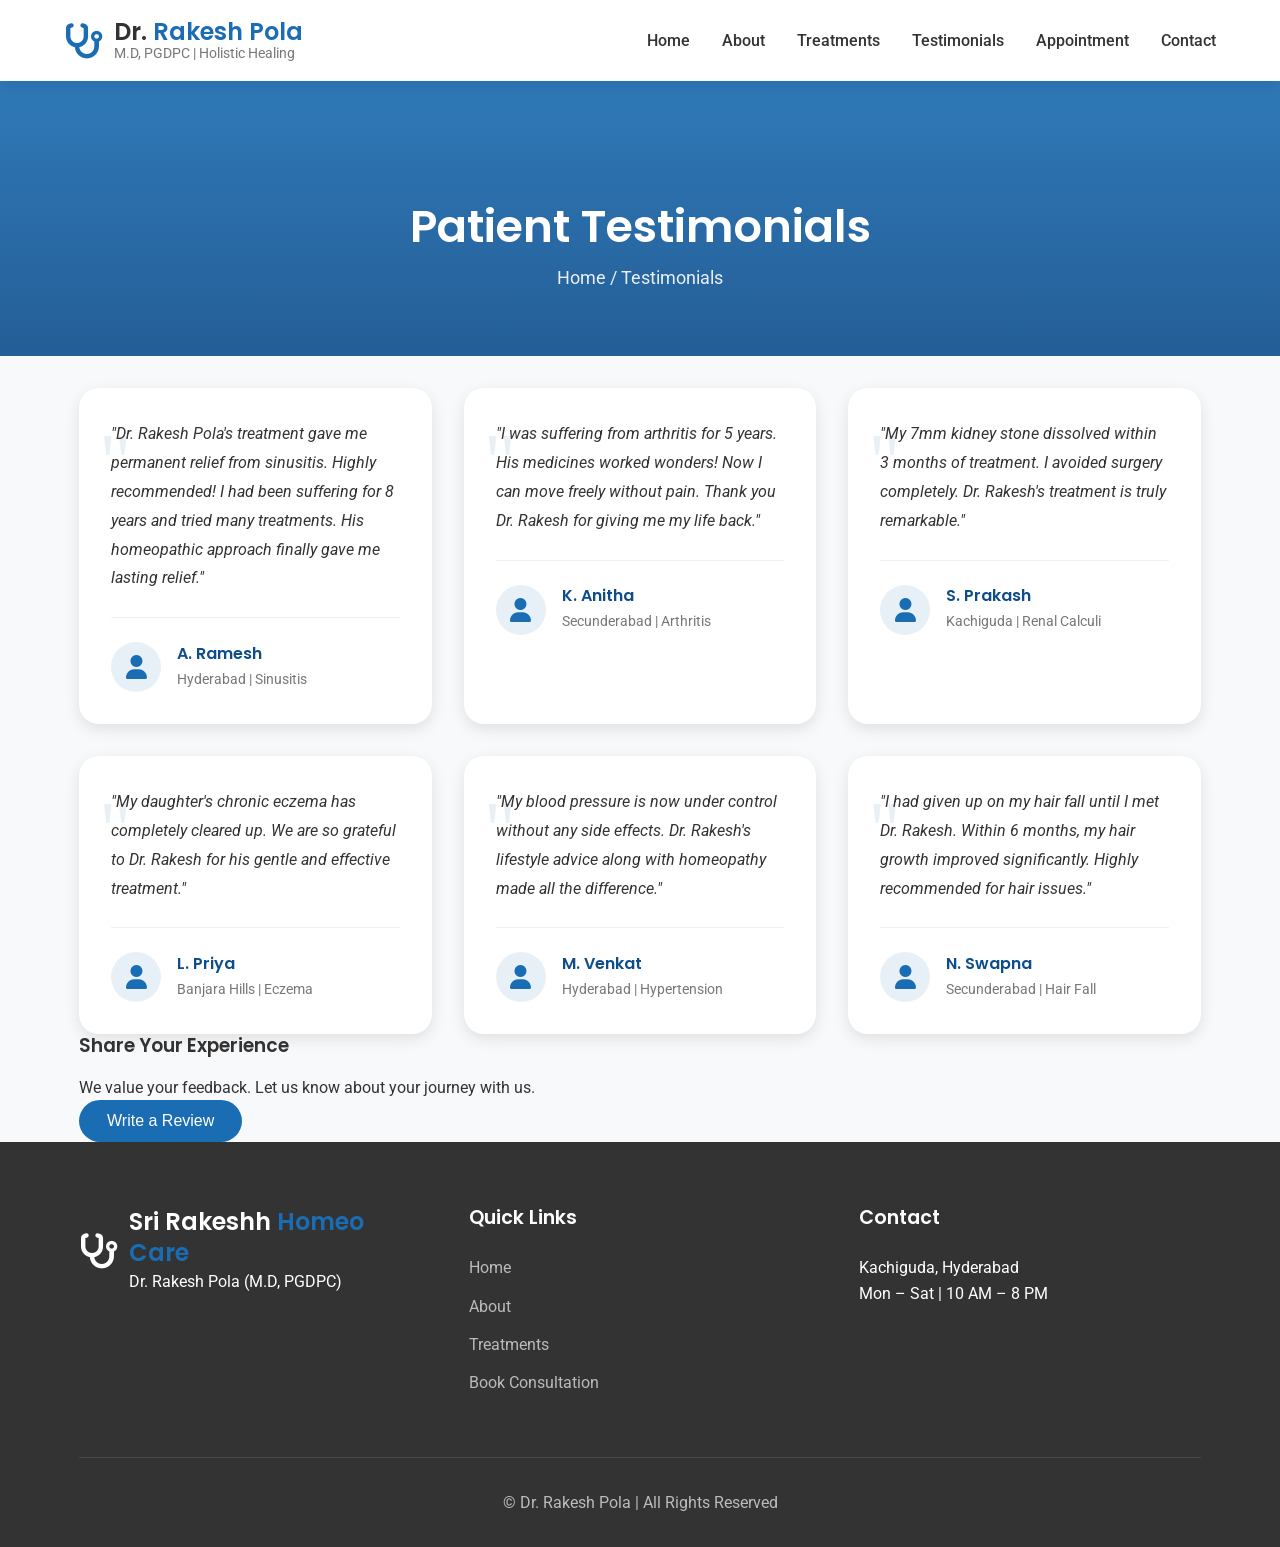
<file: testimonials.html>
<!DOCTYPE html>
<html lang="en">
<head>
    <meta charset="UTF-8">
    <meta name="viewport" content="width=device-width, initial-scale=1.0">
    <title>Patient Testimonials | Sri Rakeshh Homeo Care</title>
    <link rel="stylesheet" href="style.css">
    <link rel="stylesheet" href="https://cdnjs.cloudflare.com/ajax/libs/font-awesome/6.4.0/css/all.min.css">
    <link href="https://fonts.googleapis.com/css2?family=Poppins:wght@300;400;500;600;700&family=Roboto:wght@300;400;500&display=swap" rel="stylesheet">
</head>
<body>
    <header>
        <div class="container header-container">
            <div class="logo">
                <i class="fas fa-stethoscope"></i>
                <div>
                    <h1>Dr. <span class="clinic-name">Rakesh Pola</span></h1>
                    <p class="tagline">M.D, PGDPC | Holistic Healing</p>
                </div>
            </div>
            
            <nav>
                <ul class="nav-menu">
    <li><a href="index.html">Home</a></li>
    <li><a href="about.html">About</a></li>
    <li><a href="treatments.html">Treatments</a></li>
    <li><a href="testimonials.html">Testimonials</a></li>
    <li><a href="appointment.html">Appointment</a></li>  <!-- Changed from consultation.html -->
    <li><a href="contact.html">Contact</a></li>
</ul>
            </nav>
        </div>
    </header>

    <section class="page-banner">
        <div class="container">
            <h1>Patient Testimonials</h1>
            <p>Home / Testimonials</p>
        </div>
    </section>

    <section class="testimonials-page">
        <div class="container">
            <div class="testimonials-grid">
                <div class="testimonial-card">
                    <div class="testimonial-content">
                        <p class="testimonial-text">"Dr. Rakesh Pola's treatment gave me permanent relief from sinusitis. Highly recommended! I had been suffering for 8 years and tried many treatments. His homeopathic approach finally gave me lasting relief."</p>
                        <div class="testimonial-author">
                            <div class="author-avatar">
                                <i class="fas fa-user"></i>
                            </div>
                            <div class="author-info">
                                <h4>A. Ramesh</h4>
                                <p>Hyderabad | Sinusitis</p>
                            </div>
                        </div>
                    </div>
                </div>

                <div class="testimonial-card">
                    <div class="testimonial-content">
                        <p class="testimonial-text">"I was suffering from arthritis for 5 years. His medicines worked wonders! Now I can move freely without pain. Thank you Dr. Rakesh for giving me my life back."</p>
                        <div class="testimonial-author">
                            <div class="author-avatar">
                                <i class="fas fa-user"></i>
                            </div>
                            <div class="author-info">
                                <h4>K. Anitha</h4>
                                <p>Secunderabad | Arthritis</p>
                            </div>
                        </div>
                    </div>
                </div>

                <div class="testimonial-card">
                    <div class="testimonial-content">
                        <p class="testimonial-text">"My 7mm kidney stone dissolved within 3 months of treatment. I avoided surgery completely. Dr. Rakesh's treatment is truly remarkable."</p>
                        <div class="testimonial-author">
                            <div class="author-avatar">
                                <i class="fas fa-user"></i>
                            </div>
                            <div class="author-info">
                                <h4>S. Prakash</h4>
                                <p>Kachiguda | Renal Calculi</p>
                            </div>
                        </div>
                    </div>
                </div>

                <div class="testimonial-card">
                    <div class="testimonial-content">
                        <p class="testimonial-text">"My daughter's chronic eczema has completely cleared up. We are so grateful to Dr. Rakesh for his gentle and effective treatment."</p>
                        <div class="testimonial-author">
                            <div class="author-avatar">
                                <i class="fas fa-user"></i>
                            </div>
                            <div class="author-info">
                                <h4>L. Priya</h4>
                                <p>Banjara Hills | Eczema</p>
                            </div>
                        </div>
                    </div>
                </div>

                <div class="testimonial-card">
                    <div class="testimonial-content">
                        <p class="testimonial-text">"My blood pressure is now under control without any side effects. Dr. Rakesh's lifestyle advice along with homeopathy made all the difference."</p>
                        <div class="testimonial-author">
                            <div class="author-avatar">
                                <i class="fas fa-user"></i>
                            </div>
                            <div class="author-info">
                                <h4>M. Venkat</h4>
                                <p>Hyderabad | Hypertension</p>
                            </div>
                        </div>
                    </div>
                </div>

                <div class="testimonial-card">
                    <div class="testimonial-content">
                        <p class="testimonial-text">"I had given up on my hair fall until I met Dr. Rakesh. Within 6 months, my hair growth improved significantly. Highly recommended for hair issues."</p>
                        <div class="testimonial-author">
                            <div class="author-avatar">
                                <i class="fas fa-user"></i>
                            </div>
                            <div class="author-info">
                                <h4>N. Swapna</h4>
                                <p>Secunderabad | Hair Fall</p>
                            </div>
                        </div>
                    </div>
                </div>
            </div>
        </div>
    </section>

    <section class="write-review-section">
        <div class="container">
            <h3>Share Your Experience</h3>
            <p>We value your feedback. Let us know about your journey with us.</p>
            <button class="btn btn-primary" onclick="showReviewForm()">Write a Review</button>
            
            <div id="reviewForm" style="display: none; margin-top: 2rem;">
                <form class="review-form" onsubmit="submitReview(event)">
                    <div class="form-group">
                        <input type="text" id="reviewerName" placeholder="Your Name *" required>
                    </div>
                    <div class="form-group">
                        <input type="text" id="reviewerLocation" placeholder="Your Location">
                    </div>
                    <div class="form-group">
                        <select id="reviewRating" required>
                            <option value="">Select Rating *</option>
                            <option value="5">★★★★★ - Excellent</option>
                            <option value="4">★★★★☆ - Very Good</option>
                            <option value="3">★★★☆☆ - Good</option>
                        </select>
                    </div>
                    <div class="form-group">
                        <textarea id="reviewText" rows="4" placeholder="Your Review *" required></textarea>
                    </div>
                    <button type="submit" class="btn btn-primary">Submit Review</button>
                </form>
            </div>
        </div>
    </section>

    <footer>
        <div class="container">
            <div class="footer-content">
                <div class="footer-section">
                    <div class="logo">
                        <i class="fas fa-stethoscope"></i>
                        <div>
                            <h3>Sri Rakeshh <span class="clinic-name">Homeo Care</span></h3>
                            <p>Dr. Rakesh Pola (M.D, PGDPC)</p>
                        </div>
                    </div>
                </div>
                
                <div class="footer-section">
                    <h4>Quick Links</h4>
                    <ul>
                        <li><a href="index.html">Home</a></li>
                        <li><a href="about.html">About</a></li>
                        <li><a href="treatments.html">Treatments</a></li>
                        <li><a href="consultation.html">Book Consultation</a></li>
                    </ul>
                </div>
                
                <div class="footer-section">
                    <h4>Contact</h4>
                    <p>Kachiguda, Hyderabad</p>
                    <p>Mon – Sat | 10 AM – 8 PM</p>
                </div>
            </div>
            
            <div class="footer-bottom">
                <p>© <span id="currentYear"></span> Dr. Rakesh Pola | All Rights Reserved</p>
            </div>
        </div>
    </footer>

    <script>
        function showReviewForm() {
            document.getElementById('reviewForm').style.display = 'block';
        }
        
        function submitReview(event) {
            event.preventDefault();
            alert('Thank you for your review! It will be displayed after moderation.');
            document.getElementById('reviewForm').style.display = 'none';
            event.target.reset();
        }
    </script>
    <script src="script.js"></script>
</body>
</html>
</file>
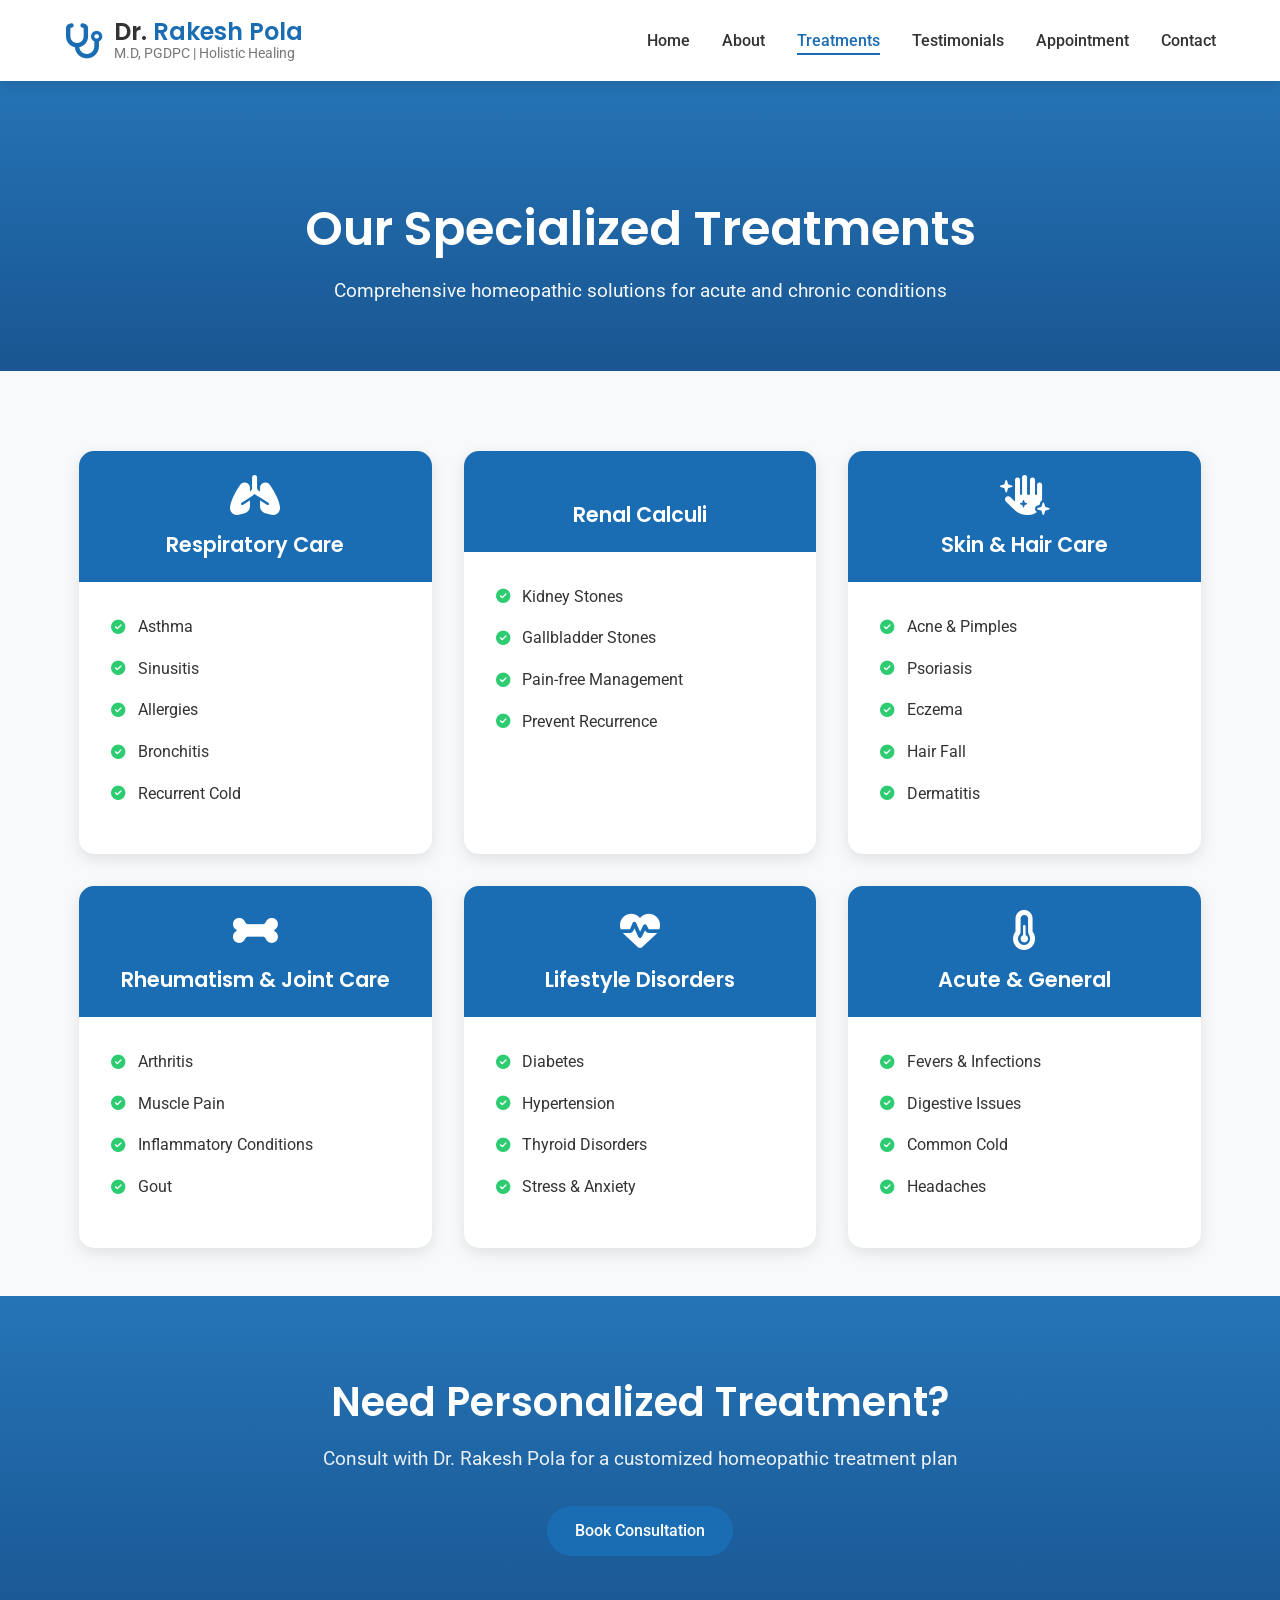
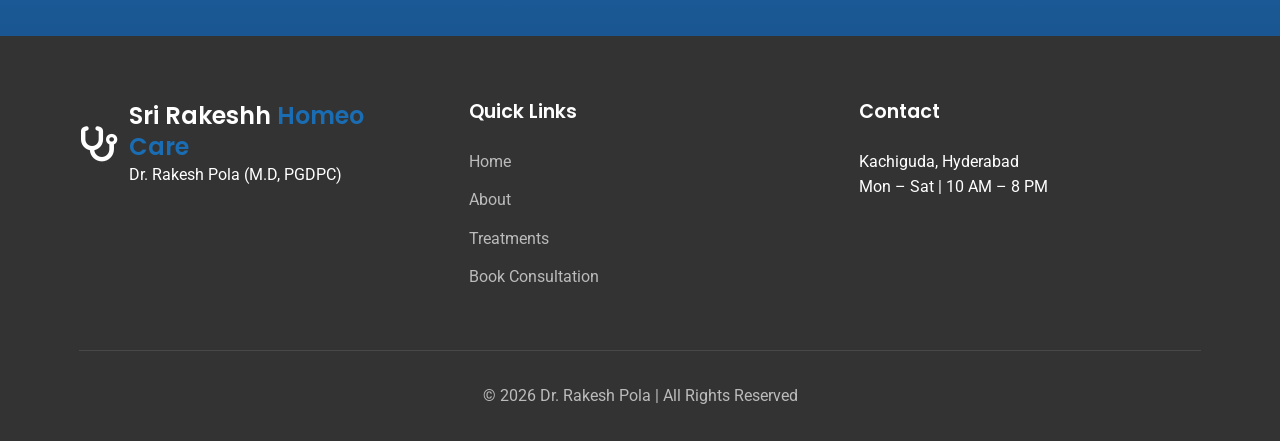
<file: treatments.html>
<!DOCTYPE html>
<html lang="en">
<head>
    <meta charset="UTF-8">
    <meta name="viewport" content="width=device-width, initial-scale=1.0">
    <title>Treatments | Sri Rakeshh Homeo Care</title>
    <link rel="stylesheet" href="style.css">
    <link rel="stylesheet" href="https://cdnjs.cloudflare.com/ajax/libs/font-awesome/6.4.0/css/all.min.css">
    <link href="https://fonts.googleapis.com/css2?family=Poppins:wght@300;400;500;600;700&family=Roboto:wght@300;400;500&display=swap" rel="stylesheet">
</head>
<body>
    <header>
        <div class="container header-container">
            <div class="logo">
                <i class="fas fa-stethoscope"></i>
                <div>
                    <h1>Dr. <span class="clinic-name">Rakesh Pola</span></h1>
                    <p class="tagline">M.D, PGDPC | Holistic Healing</p>
                </div>
            </div>
            
            <nav>
                <ul class="nav-menu">
    <li><a href="index.html">Home</a></li>
    <li><a href="about.html">About</a></li>
    <li><a href="treatments.html">Treatments</a></li>
    <li><a href="testimonials.html">Testimonials</a></li>
    <li><a href="appointment.html">Appointment</a></li>  <!-- Changed from consultation.html -->
    <li><a href="contact.html">Contact</a></li>
</ul>
            </nav>
        </div>
    </header>

    <section class="treatments-hero">
        <div class="container">
            <h1>Our Specialized Treatments</h1>
            <p>Comprehensive homeopathic solutions for acute and chronic conditions</p>
        </div>
    </section>

    <section class="treatments-categories">
        <div class="container">
            <div class="treatments-grid">
                <!-- Respiratory Care -->
                <div class="treatment-card">
                    <div class="treatment-card-header">
                        <i class="fas fa-lungs"></i>
                        <h3>Respiratory Care</h3>
                    </div>
                    <div class="treatment-card-body">
                        <ul>
                            <li><i class="fas fa-check-circle"></i> Asthma</li>
                            <li><i class="fas fa-check-circle"></i> Sinusitis</li>
                            <li><i class="fas fa-check-circle"></i> Allergies</li>
                            <li><i class="fas fa-check-circle"></i> Bronchitis</li>
                            <li><i class="fas fa-check-circle"></i> Recurrent Cold</li>
                        </ul>
                    </div>
                </div>

                <!-- Renal Calculi -->
                <div class="treatment-card">
                    <div class="treatment-card-header">
                        <i class="fas fa-kidney"></i>
                        <h3>Renal Calculi</h3>
                    </div>
                    <div class="treatment-card-body">
                        <ul>
                            <li><i class="fas fa-check-circle"></i> Kidney Stones</li>
                            <li><i class="fas fa-check-circle"></i> Gallbladder Stones</li>
                            <li><i class="fas fa-check-circle"></i> Pain-free Management</li>
                            <li><i class="fas fa-check-circle"></i> Prevent Recurrence</li>
                        </ul>
                    </div>
                </div>

                <!-- Skin & Hair Care -->
                <div class="treatment-card">
                    <div class="treatment-card-header">
                        <i class="fas fa-hand-sparkles"></i>
                        <h3>Skin & Hair Care</h3>
                    </div>
                    <div class="treatment-card-body">
                        <ul>
                            <li><i class="fas fa-check-circle"></i> Acne & Pimples</li>
                            <li><i class="fas fa-check-circle"></i> Psoriasis</li>
                            <li><i class="fas fa-check-circle"></i> Eczema</li>
                            <li><i class="fas fa-check-circle"></i> Hair Fall</li>
                            <li><i class="fas fa-check-circle"></i> Dermatitis</li>
                        </ul>
                    </div>
                </div>

                <!-- Rheumatism & Joint Care -->
                <div class="treatment-card">
                    <div class="treatment-card-header">
                        <i class="fas fa-bone"></i>
                        <h3>Rheumatism & Joint Care</h3>
                    </div>
                    <div class="treatment-card-body">
                        <ul>
                            <li><i class="fas fa-check-circle"></i> Arthritis</li>
                            <li><i class="fas fa-check-circle"></i> Muscle Pain</li>
                            <li><i class="fas fa-check-circle"></i> Inflammatory Conditions</li>
                            <li><i class="fas fa-check-circle"></i> Gout</li>
                        </ul>
                    </div>
                </div>

                <!-- Lifestyle Disorders -->
                <div class="treatment-card">
                    <div class="treatment-card-header">
                        <i class="fas fa-heartbeat"></i>
                        <h3>Lifestyle Disorders</h3>
                    </div>
                    <div class="treatment-card-body">
                        <ul>
                            <li><i class="fas fa-check-circle"></i> Diabetes</li>
                            <li><i class="fas fa-check-circle"></i> Hypertension</li>
                            <li><i class="fas fa-check-circle"></i> Thyroid Disorders</li>
                            <li><i class="fas fa-check-circle"></i> Stress & Anxiety</li>
                        </ul>
                    </div>
                </div>

                <!-- Acute & General -->
                <div class="treatment-card">
                    <div class="treatment-card-header">
                        <i class="fas fa-thermometer-half"></i>
                        <h3>Acute & General</h3>
                    </div>
                    <div class="treatment-card-body">
                        <ul>
                            <li><i class="fas fa-check-circle"></i> Fevers & Infections</li>
                            <li><i class="fas fa-check-circle"></i> Digestive Issues</li>
                            <li><i class="fas fa-check-circle"></i> Common Cold</li>
                            <li><i class="fas fa-check-circle"></i> Headaches</li>
                        </ul>
                    </div>
                </div>
            </div>
        </div>
    </section>

    <section class="cta-section">
        <div class="container">
            <h2>Need Personalized Treatment?</h2>
            <p>Consult with Dr. Rakesh Pola for a customized homeopathic treatment plan</p>
            <a href="consultation.html" class="btn btn-primary">Book Consultation</a>
        </div>
    </section>

    <footer>
        <div class="container">
            <div class="footer-content">
                <div class="footer-section">
                    <div class="logo">
                        <i class="fas fa-stethoscope"></i>
                        <div>
                            <h3>Sri Rakeshh <span class="clinic-name">Homeo Care</span></h3>
                            <p>Dr. Rakesh Pola (M.D, PGDPC)</p>
                        </div>
                    </div>
                </div>
                
                <div class="footer-section">
                    <h4>Quick Links</h4>
                    <ul>
                        <li><a href="index.html">Home</a></li>
                        <li><a href="about.html">About</a></li>
                        <li><a href="treatments.html">Treatments</a></li>
                        <li><a href="consultation.html">Book Consultation</a></li>
                    </ul>
                </div>
                
                <div class="footer-section">
                    <h4>Contact</h4>
                    <p>Kachiguda, Hyderabad</p>
                    <p>Mon – Sat | 10 AM – 8 PM</p>
                </div>
            </div>
            
            <div class="footer-bottom">
                <p>© <span id="currentYear"></span> Dr. Rakesh Pola | All Rights Reserved</p>
            </div>
        </div>
    </footer>

    <script src="script.js"></script>
</body>
</html>
</file>
<file: style.css>
/* Reset & Base Styles */
* {
    margin: 0;
    padding: 0;
    box-sizing: border-box;
}

:root {
    --primary: #1a6db3;
    --primary-dark: #0d4d8c;
    --secondary: #2ecc71;
    --accent: #e74c3c;
    --light: #f8f9fa;
    --dark: #333;
    --gray: #777;
    --light-gray: #f1f1f1;
    --shadow: 0 5px 15px rgba(0, 0, 0, 0.1);
    --transition: all 0.3s ease;
}

html {
    scroll-behavior: smooth;
}

body {
    font-family: 'Roboto', sans-serif;
    line-height: 1.6;
    color: var(--dark);
    background-color: var(--light);
    overflow-x: hidden;
}

h1, h2, h3, h4, h5 {
    font-family: 'Poppins', sans-serif;
    font-weight: 600;
    line-height: 1.3;
    margin-bottom: 1rem;
}

a {
    text-decoration: none;
    color: inherit;
}

ul {
    list-style: none;
}

.container {
    width: 90%;
    max-width: 1200px;
    margin: 0 auto;
    padding: 0 15px;
}

.btn {
    display: inline-block;
    padding: 12px 28px;
    border-radius: 30px;
    font-weight: 500;
    text-align: center;
    cursor: pointer;
    transition: var(--transition);
    border: none;
    font-size: 1rem;
}

.btn-primary {
    background-color: var(--primary);
    color: white;
}

.btn-primary:hover {
    background-color: var(--primary-dark);
    transform: translateY(-3px);
    box-shadow: 0 10px 20px rgba(0, 0, 0, 0.2);
}

.btn-secondary {
    background-color: var(--secondary);
    color: white;
}

.btn-secondary:hover {
    background-color: #27ae60;
    transform: translateY(-3px);
    box-shadow: 0 10px 20px rgba(0, 0, 0, 0.2);
}

.section-title {
    text-align: center;
    margin-bottom: 3rem;
}

.section-title h2 {
    font-size: 2.5rem;
    color: var(--primary);
    position: relative;
    display: inline-block;
    margin-bottom: 0.5rem;
}

.section-title h2::after {
    content: '';
    position: absolute;
    width: 70px;
    height: 4px;
    background-color: var(--secondary);
    bottom: -10px;
    left: 50%;
    transform: translateX(-50%);
}

.section-title p {
    color: var(--gray);
    font-size: 1.1rem;
    margin-top: 1.5rem;
}

/* Header Styles */
header {
    background-color: white;
    box-shadow: var(--shadow);
    position: fixed;
    width: 100%;
    top: 0;
    z-index: 1000;
}

.header-container {
    display: flex;
    justify-content: space-between;
    align-items: center;
    padding: 1rem 0;
}

.logo {
    display: flex;
    align-items: center;
    gap: 10px;
}

.logo i {
    color: var(--primary);
    font-size: 2.2rem;
}

.logo h1, .logo h3 {
    font-size: 1.5rem;
    margin-bottom: 0;
}

.clinic-name {
    color: var(--primary);
}

.tagline {
    font-size: 0.9rem;
    color: var(--gray);
    margin-top: -5px;
}

/* Navigation */
.nav-menu {
    display: flex;
    gap: 2rem;
}

.nav-menu a {
    font-weight: 500;
    transition: var(--transition);
    position: relative;
}

.nav-menu a:hover {
    color: var(--primary);
}

.nav-menu a::after {
    content: '';
    position: absolute;
    width: 0;
    height: 2px;
    background-color: var(--primary);
    bottom: -5px;
    left: 0;
    transition: var(--transition);
}

.nav-menu a:hover::after {
    width: 100%;
}

.mobile-menu {
    display: none;
    font-size: 1.5rem;
    cursor: pointer;
    color: var(--dark);
}

/* Hero Section */
.hero {
    background: linear-gradient(rgba(26, 109, 179, 0.9), rgba(13, 77, 140, 0.9));
    color: white;
    padding: 10rem 0 5rem;
    margin-top: 70px;
    text-align: center;
}

.hero-content {
    max-width: 800px;
    margin: 0 auto;
}

.hero h2 {
    font-size: 3rem;
    margin-bottom: 1.5rem;
}

.hero p {
    font-size: 1.2rem;
    margin-bottom: 2.5rem;
    opacity: 0.9;
}

.hero-buttons {
    display: flex;
    gap: 1rem;
    justify-content: center;
    flex-wrap: wrap;
}

/* About Section */
.about {
    padding: 5rem 0;
    background-color: white;
}

.about-content {
    display: grid;
    grid-template-columns: 1fr 1fr;
    gap: 4rem;
    align-items: center;
}

.about-image {
    display: flex;
    justify-content: center;
}

.image-placeholder {
    width: 300px;
    height: 400px;
    background-color: var(--light-gray);
    border-radius: 10px;
    display: flex;
    flex-direction: column;
    justify-content: center;
    align-items: center;
    color: var(--gray);
    border: 2px dashed var(--primary);
}

.image-placeholder i {
    font-size: 5rem;
    color: var(--primary);
    margin-bottom: 1rem;
}

.about-text h3 {
    font-size: 2rem;
    color: var(--primary-dark);
    margin-bottom: 1.5rem;
}

.about-text p {
    margin-bottom: 1.5rem;
    color: var(--gray);
}

.qualifications {
    margin-top: 2rem;
}

.qualifications h4 {
    color: var(--primary);
    margin-bottom: 1rem;
}

.qualifications ul li {
    margin-bottom: 0.8rem;
    display: flex;
    align-items: flex-start;
}

.qualifications i {
    color: var(--secondary);
    margin-right: 10px;
    margin-top: 5px;
}

/* Services Section */
.services {
    padding: 5rem 0;
    background-color: var(--light-gray);
}

.services-grid {
    display: grid;
    grid-template-columns: repeat(auto-fill, minmax(320px, 1fr));
    gap: 2rem;
}

.service-card {
    background-color: white;
    border-radius: 10px;
    padding: 2rem;
    box-shadow: var(--shadow);
    transition: var(--transition);
    text-align: center;
}

.service-card:hover {
    transform: translateY(-10px);
    box-shadow: 0 15px 30px rgba(0, 0, 0, 0.15);
}

.service-icon {
    width: 70px;
    height: 70px;
    background-color: rgba(26, 109, 179, 0.1);
    border-radius: 50%;
    display: flex;
    align-items: center;
    justify-content: center;
    margin: 0 auto 1.5rem;
}

.service-icon i {
    font-size: 2rem;
    color: var(--primary);
}

.service-card h3 {
    color: var(--primary-dark);
    margin-bottom: 1rem;
}

.service-card p {
    color: var(--gray);
}

/* Appointment Section */
.appointment {
    padding: 5rem 0;
    background-color: white;
}

.appointment-container {
    display: grid;
    grid-template-columns: 1fr 1fr;
    gap: 4rem;
    align-items: start;
}

.appointment-info h3 {
    color: var(--primary-dark);
    margin-bottom: 2rem;
}

.hours {
    background-color: var(--light-gray);
    padding: 1.5rem;
    border-radius: 10px;
    margin-bottom: 2rem;
}

.day {
    display: flex;
    justify-content: space-between;
    padding: 0.8rem 0;
    border-bottom: 1px solid #ddd;
}

.day:last-child {
    border-bottom: none;
}

.day span:first-child {
    font-weight: 500;
}

.emergency-contact {
    background-color: rgba(231, 76, 60, 0.1);
    padding: 1.5rem;
    border-radius: 10px;
    border-left: 4px solid var(--accent);
}

.emergency-contact h4 {
    color: var(--accent);
    margin-bottom: 1rem;
}

.emergency-contact p {
    margin-bottom: 0.8rem;
    display: flex;
    align-items: center;
}

.emergency-contact i {
    margin-right: 10px;
    color: var(--accent);
}

/* Appointment Form */
.appointment-form {
    background-color: var(--light-gray);
    padding: 2rem;
    border-radius: 10px;
}

.appointment-form h3 {
    color: var(--primary-dark);
    margin-bottom: 1.5rem;
}

.form-group {
    margin-bottom: 1.5rem;
}

.form-group input,
.form-group select,
.form-group textarea {
    width: 100%;
    padding: 12px 15px;
    border: 1px solid #ddd;
    border-radius: 5px;
    font-family: 'Roboto', sans-serif;
    font-size: 1rem;
    transition: var(--transition);
}

.form-group input:focus,
.form-group select:focus,
.form-group textarea:focus {
    outline: none;
    border-color: var(--primary);
    box-shadow: 0 0 0 2px rgba(26, 109, 179, 0.2);
}

/* Contact Section */
.contact {
    padding: 5rem 0;
    background-color: var(--light-gray);
}

.contact-container {
    display: grid;
    grid-template-columns: 1fr 1fr;
    gap: 4rem;
}

.contact-info {
    display: grid;
    gap: 2rem;
}

.contact-item {
    display: flex;
    gap: 1.5rem;
    align-items: flex-start;
}

.contact-icon {
    width: 50px;
    height: 50px;
    background-color: var(--primary);
    color: white;
    border-radius: 50%;
    display: flex;
    align-items: center;
    justify-content: center;
    flex-shrink: 0;
}

.contact-icon i {
    font-size: 1.2rem;
}

.contact-text h4 {
    color: var(--primary-dark);
    margin-bottom: 0.5rem;
}

.contact-text p {
    color: var(--gray);
    margin-bottom: 0.3rem;
}

.map-placeholder {
    background-color: white;
    border-radius: 10px;
    display: flex;
    flex-direction: column;
    align-items: center;
    justify-content: center;
    padding: 3rem;
    text-align: center;
    box-shadow: var(--shadow);
}

.map-placeholder i {
    font-size: 4rem;
    color: var(--primary);
    margin-bottom: 1.5rem;
}

.map-placeholder h4 {
    color: var(--primary-dark);
    margin-bottom: 1rem;
}

.map-placeholder p {
    color: var(--gray);
    margin-bottom: 1.5rem;
}

/* Footer */
footer {
    background-color: var(--dark);
    color: white;
    padding: 4rem 0 2rem;
}

.footer-content {
    display: grid;
    grid-template-columns: repeat(auto-fit, minmax(250px, 1fr));
    gap: 3rem;
    margin-bottom: 3rem;
}

.footer-section .logo {
    margin-bottom: 1.5rem;
}

.footer-section .logo i {
    color: white;
}

.footer-description {
    color: #bbb;
    margin-bottom: 1.5rem;
    line-height: 1.7;
}

.social-links {
    display: flex;
    gap: 1rem;
}

.social-links a {
    display: inline-flex;
    align-items: center;
    justify-content: center;
    width: 40px;
    height: 40px;
    background-color: rgba(255, 255, 255, 0.1);
    border-radius: 50%;
    transition: var(--transition);
}

.social-links a:hover {
    background-color: var(--primary);
    transform: translateY(-3px);
}

.footer-section h4 {
    color: white;
    margin-bottom: 1.5rem;
    font-size: 1.2rem;
}

.footer-section ul li {
    margin-bottom: 0.8rem;
}

.footer-section ul li a {
    color: #bbb;
    transition: var(--transition);
}

.footer-section ul li a:hover {
    color: white;
    padding-left: 5px;
}

.footer-bottom {
    text-align: center;
    padding-top: 2rem;
    border-top: 1px solid rgba(255, 255, 255, 0.1);
    color: #bbb;
    display: flex;
    flex-direction: column;
    gap: 0.5rem;
}

.footer-bottom i {
    color: var(--accent);
    margin: 0 5px;
}

/* Responsive Design */
@media (max-width: 992px) {
    .hero h2 {
        font-size: 2.5rem;
    }
    
    .about-content,
    .appointment-container,
    .contact-container {
        grid-template-columns: 1fr;
        gap: 3rem;
    }
    
    .about-image {
        order: 2;
    }
    
    .about-text {
        order: 1;
    }
}

@media (max-width: 768px) {
    .header-container {
        flex-direction: column;
        gap: 1rem;
    }
    
    .nav-menu {
        display: none;
        flex-direction: column;
        width: 100%;
        text-align: center;
        background-color: white;
        padding: 1rem 0;
        position: absolute;
        top: 100%;
        left: 0;
        box-shadow: var(--shadow);
    }
    
    .nav-menu.active {
        display: flex;
    }
    
    .mobile-menu {
        display: block;
        position: absolute;
        right: 20px;
        top: 20px;
    }
    
    .hero {
        padding: 8rem 0 4rem;
    }
    
    .hero h2 {
        font-size: 2rem;
    }
    
    .hero p {
        font-size: 1rem;
    }
    
    .section-title h2 {
        font-size: 2rem;
    }
    
    .services-grid {
        grid-template-columns: 1fr;
    }
    
    .hero-buttons {
        flex-direction: column;
        align-items: center;
    }
    
    .btn {
        width: 100%;
        max-width: 300px;
    }
}

@media (max-width: 480px) {
    .hero h2 {
        font-size: 1.8rem;
    }
    
    .section-title h2 {
        font-size: 1.8rem;
    }
    
    .about-text h3 {
        font-size: 1.5rem;
    }
    
    .image-placeholder {
        width: 250px;
        height: 350px;
    }
}
/* Add these styles to your existing style.css */

/* Page Banner */
.page-banner {
    background: linear-gradient(rgba(26, 109, 179, 0.9), rgba(13, 77, 140, 0.9));
    color: white;
    padding: 8rem 0 4rem;
    margin-top: 70px;
    text-align: center;
}

.page-banner h1 {
    font-size: 2.8rem;
    margin-bottom: 0.5rem;
}

.page-banner p {
    font-size: 1.1rem;
    opacity: 0.9;
}

/* Active Navigation */
.nav-menu a.active {
    color: var(--primary);
}

.nav-menu a.active::after {
    width: 100%;
}

/* Featured Services */
.featured-services {
    padding: 5rem 0;
    background-color: white;
}

.btn-small {
    display: inline-block;
    margin-top: 1rem;
    color: var(--primary);
    font-weight: 500;
    transition: var(--transition);
}

.btn-small:hover {
    color: var(--primary-dark);
    transform: translateX(5px);
}

.text-center {
    text-align: center;
}

/* Why Choose Us */
.why-choose-us {
    padding: 5rem 0;
    background-color: var(--light-gray);
}

.features-grid {
    display: grid;
    grid-template-columns: repeat(auto-fit, minmax(250px, 1fr));
    gap: 2rem;
}

.feature-item {
    text-align: center;
    padding: 2rem;
    background: white;
    border-radius: 10px;
    box-shadow: var(--shadow);
    transition: var(--transition);
}

.feature-item:hover {
    transform: translateY(-5px);
    box-shadow: 0 15px 30px rgba(0,0,0,0.15);
}

.feature-item i {
    font-size: 3rem;
    color: var(--primary);
    margin-bottom: 1rem;
}

.feature-item h3 {
    color: var(--primary-dark);
    margin-bottom: 0.5rem;
}

/* Mission & Vision */
.mission-vision {
    padding: 5rem 0;
    background-color: var(--light-gray);
}

.mission-grid {
    display: grid;
    grid-template-columns: repeat(auto-fit, minmax(300px, 1fr));
    gap: 2rem;
}

.mission-card {
    background: white;
    padding: 3rem 2rem;
    border-radius: 10px;
    text-align: center;
    box-shadow: var(--shadow);
}

.mission-card i {
    font-size: 3.5rem;
    color: var(--primary);
    margin-bottom: 1.5rem;
}

.mission-card h3 {
    color: var(--primary-dark);
    margin-bottom: 1rem;
}

/* CTA Section */
.cta-section {
    background: linear-gradient(rgba(26, 109, 179, 0.95), rgba(13, 77, 140, 0.95));
    color: white;
    padding: 5rem 0;
    text-align: center;
}

.cta-section h2 {
    font-size: 2.5rem;
    margin-bottom: 1rem;
}

.cta-section p {
    font-size: 1.2rem;
    margin-bottom: 2rem;
    opacity: 0.9;
}

/* Appointment Page */
.appointment-page {
    padding: 5rem 0;
    background-color: white;
}

.appointment-note {
    background-color: rgba(26, 109, 179, 0.1);
    padding: 1.5rem;
    border-radius: 10px;
    margin-top: 2rem;
    border-left: 4px solid var(--primary);
}

.appointment-note h4 {
    color: var(--primary);
    margin-bottom: 0.5rem;
}

.appointment-note i {
    margin-right: 0.5rem;
}

/* Contact Page */
.contact-page {
    padding: 5rem 0;
    background-color: white;
}

.contact-form-section {
    margin-top: 4rem;
    padding: 3rem;
    background-color: var(--light-gray);
    border-radius: 10px;
}

.contact-form-section h3 {
    color: var(--primary-dark);
    margin-bottom: 2rem;
    text-align: center;
    font-size: 2rem;
}

.contact-form {
    max-width: 800px;
    margin: 0 auto;
}

.form-row {
    display: grid;
    grid-template-columns: 1fr 1fr;
    gap: 1rem;
}

.btn-accent {
    background-color: var(--accent);
    color: white;
}

.btn-accent:hover {
    background-color: #c0392b;
}

/* Responsive */
@media (max-width: 768px) {
    .page-banner h1 {
        font-size: 2rem;
    }
    
    .form-row {
        grid-template-columns: 1fr;
    }
    
    .contact-form-section {
        padding: 2rem;
    }
}
/* Reviews Section */
.reviews {
    padding: 5rem 0;
    background: linear-gradient(135deg, #f8f9fa 0%, #ffffff 100%);
}

.reviews-slider {
    position: relative;
    max-width: 800px;
    margin: 0 auto;
    min-height: 300px;
}

.review-card {
    background: white;
    border-radius: 20px;
    padding: 2.5rem;
    box-shadow: var(--shadow);
    margin: 1rem;
    display: none;
    animation: fadeIn 0.5s ease;
}

.review-card.active {
    display: block;
}

@keyframes fadeIn {
    from { opacity: 0; transform: translateY(20px); }
    to { opacity: 1; transform: translateY(0); }
}

.review-header {
    display: flex;
    align-items: center;
    margin-bottom: 1.5rem;
}

.reviewer-image i {
    font-size: 3.5rem;
    color: var(--primary);
    margin-right: 1rem;
}

.reviewer-info h4 {
    color: var(--primary-dark);
    margin-bottom: 0.3rem;
    font-size: 1.2rem;
}

.rating {
    color: #ffc107;
    font-size: 1rem;
}

.rating i {
    margin-right: 2px;
}

.review-text {
    color: var(--gray);
    font-size: 1.1rem;
    line-height: 1.8;
    font-style: italic;
    margin-bottom: 1rem;
    position: relative;
    padding-left: 1rem;
    border-left: 3px solid var(--primary);
}

.review-date {
    color: #999;
    font-size: 0.9rem;
    text-align: right;
}

/* Review Dots Navigation */
.review-dots {
    text-align: center;
    margin-top: 2rem;
}

.dot {
    height: 12px;
    width: 12px;
    margin: 0 5px;
    background-color: #bbb;
    border-radius: 50%;
    display: inline-block;
    cursor: pointer;
    transition: var(--transition);
}

.dot.active {
    background-color: var(--primary);
    transform: scale(1.3);
}

.dot:hover {
    background-color: var(--primary-dark);
}

/* Review Statistics */
.review-stats {
    display: flex;
    justify-content: center;
    gap: 4rem;
    margin-top: 3rem;
    padding: 2rem;
    background: white;
    border-radius: 20px;
    box-shadow: var(--shadow);
}

.stat-item {
    text-align: center;
}

.stat-number {
    display: block;
    font-size: 2.5rem;
    font-weight: 700;
    color: var(--primary);
    line-height: 1.2;
}

.stat-label {
    color: var(--gray);
    font-size: 1rem;
}

/* Reviews Grid (for about page) */
.reviews-grid {
    display: grid;
    grid-template-columns: repeat(auto-fit, minmax(300px, 1fr));
    gap: 2rem;
    margin-top: 2rem;
}

.reviews-grid .review-card {
    display: block;
    margin: 0;
    transition: var(--transition);
}

.reviews-grid .review-card:hover {
    transform: translateY(-5px);
    box-shadow: 0 15px 30px rgba(0,0,0,0.15);
}

/* Services Reviews */
.services-reviews {
    display: grid;
    gap: 1.5rem;
    max-width: 800px;
    margin: 0 auto;
}

.service-review-item {
    display: flex;
    align-items: center;
    gap: 1.5rem;
    background: white;
    padding: 1.5rem;
    border-radius: 15px;
    box-shadow: var(--shadow);
    transition: var(--transition);
}

.service-review-item:hover {
    transform: translateX(10px);
    box-shadow: 0 10px 25px rgba(0,0,0,0.1);
}

.service-review-icon {
    width: 60px;
    height: 60px;
    background: rgba(26, 109, 179, 0.1);
    border-radius: 50%;
    display: flex;
    align-items: center;
    justify-content: center;
    flex-shrink: 0;
}

.service-review-icon i {
    font-size: 1.8rem;
    color: var(--primary);
}

.service-review-content h4 {
    color: var(--primary-dark);
    margin-bottom: 0.5rem;
}

.service-review-content p {
    color: var(--gray);
    margin-bottom: 0.5rem;
    font-style: italic;
}

.service-review-content span {
    color: #999;
    font-size: 0.9rem;
}

/* Add Review Button */
.add-review-btn {
    text-align: center;
    margin-top: 3rem;
}

.add-review-btn .btn {
    background-color: transparent;
    border: 2px solid var(--primary);
    color: var(--primary);
}

.add-review-btn .btn:hover {
    background-color: var(--primary);
    color: white;
}

/* Responsive for Reviews */
@media (max-width: 768px) {
    .review-stats {
        flex-direction: column;
        gap: 1.5rem;
    }
    
    .service-review-item {
        flex-direction: column;
        text-align: center;
    }
    
    .review-card {
        padding: 1.5rem;
    }
    
    .review-text {
        font-size: 1rem;
    }
    
    .stat-number {
        font-size: 2rem;
    }
}

@media (max-width: 480px) {
    .review-header {
        flex-direction: column;
        text-align: center;
    }
    
    .reviewer-image i {
        margin-right: 0;
        margin-bottom: 1rem;
    }
}
/* Add these new styles to your existing style.css */

/* Hero Banner Update */
.hero {
    background: linear-gradient(rgba(26, 109, 179, 0.92), rgba(13, 77, 140, 0.92)), url('[data-uri]');
    color: white;
    padding: 10rem 0 6rem;
    margin-top: 70px;
    text-align: center;
}

.hero-content h2 {
    font-size: 3.2rem;
    margin-bottom: 1.5rem;
    text-shadow: 0 2px 5px rgba(0,0,0,0.2);
    line-height: 1.3;
}

.hero-quote {
    font-size: 1.5rem;
    font-style: italic;
    margin-bottom: 1.5rem;
    color: rgba(255,255,255,0.95);
    font-weight: 400;
}

/* Specialties Grid */
.specialties-grid {
    display: grid;
    grid-template-columns: repeat(auto-fit, minmax(350px, 1fr));
    gap: 2rem;
    margin-top: 2rem;
}

.specialty-card {
    background: white;
    border-radius: 15px;
    padding: 2rem;
    box-shadow: var(--shadow);
    transition: var(--transition);
    display: flex;
    align-items: flex-start;
    gap: 1.5rem;
}

.specialty-card:hover {
    transform: translateY(-5px);
    box-shadow: 0 15px 30px rgba(0,0,0,0.15);
}

.specialty-icon {
    width: 60px;
    height: 60px;
    background: rgba(26, 109, 179, 0.1);
    border-radius: 50%;
    display: flex;
    align-items: center;
    justify-content: center;
    flex-shrink: 0;
}

.specialty-icon i {
    font-size: 2rem;
    color: var(--primary);
}

.specialty-content h3 {
    color: var(--primary-dark);
    margin-bottom: 0.5rem;
    font-size: 1.3rem;
}

.specialty-content p {
    color: var(--gray);
    line-height: 1.6;
}

/* Treatment Categories */
.treatments-categories {
    padding: 3rem 0;
}

.category-tabs {
    display: flex;
    justify-content: center;
    gap: 1rem;
    margin-bottom: 3rem;
    flex-wrap: wrap;
}

.category-tab {
    padding: 12px 25px;
    background: white;
    border: 2px solid var(--primary);
    border-radius: 40px;
    color: var(--primary);
    font-weight: 500;
    cursor: pointer;
    transition: var(--transition);
}

.category-tab:hover,
.category-tab.active {
    background: var(--primary);
    color: white;
}

.treatment-detail {
    display: none;
    animation: fadeIn 0.5s ease;
}

.treatment-detail.active {
    display: block;
}

.treatment-detail-content {
    background: white;
    border-radius: 20px;
    padding: 3rem;
    box-shadow: var(--shadow);
}

.treatment-detail-content h3 {
    color: var(--primary-dark);
    font-size: 2rem;
    margin-bottom: 1rem;
}

.treatment-detail-content p {
    color: var(--gray);
    font-size: 1.1rem;
    line-height: 1.8;
    margin-bottom: 2rem;
}

.treatment-features {
    display: grid;
    grid-template-columns: repeat(auto-fit, minmax(250px, 1fr));
    gap: 1.5rem;
}

.treatment-feature {
    display: flex;
    align-items: center;
    gap: 1rem;
}

.treatment-feature i {
    color: var(--secondary);
    font-size: 1.2rem;
}

/* Consultation Section */
.consultation-section {
    padding: 5rem 0;
    background: linear-gradient(135deg, var(--primary) 0%, var(--primary-dark) 100%);
    color: white;
}

.consultation-content {
    text-align: center;
    max-width: 800px;
    margin: 0 auto;
}

.consultation-content h2 {
    font-size: 2.5rem;
    margin-bottom: 1rem;
}

.consultation-content p {
    font-size: 1.2rem;
    margin-bottom: 2rem;
    opacity: 0.95;
}

.consultation-details {
    display: flex;
    justify-content: center;
    gap: 3rem;
    margin-top: 2rem;
    flex-wrap: wrap;
}

.consultation-detail-item {
    display: flex;
    align-items: center;
    gap: 1rem;
}

.consultation-detail-item i {
    font-size: 1.5rem;
    color: rgba(255,255,255,0.9);
}

/* Treatments Page Specific */
.treatments-hero {
    background: linear-gradient(rgba(26, 109, 179, 0.95), rgba(13, 77, 140, 0.95));
    color: white;
    padding: 8rem 0 4rem;
    margin-top: 70px;
    text-align: center;
}

.treatments-hero h1 {
    font-size: 3rem;
    margin-bottom: 1rem;
}

.treatments-hero p {
    font-size: 1.2rem;
    opacity: 0.95;
    max-width: 800px;
    margin: 0 auto;
}

/* Treatment Cards Grid */
.treatments-grid {
    display: grid;
    grid-template-columns: repeat(auto-fit, minmax(300px, 1fr));
    gap: 2rem;
    margin-top: 2rem;
}

.treatment-card {
    background: white;
    border-radius: 15px;
    overflow: hidden;
    box-shadow: var(--shadow);
    transition: var(--transition);
}

.treatment-card:hover {
    transform: translateY(-5px);
    box-shadow: 0 20px 30px rgba(0,0,0,0.15);
}

.treatment-card-header {
    background: var(--primary);
    color: white;
    padding: 1.5rem;
    text-align: center;
}

.treatment-card-header i {
    font-size: 2.5rem;
    margin-bottom: 1rem;
}

.treatment-card-header h3 {
    margin-bottom: 0;
    font-size: 1.3rem;
}

.treatment-card-body {
    padding: 2rem;
}

.treatment-card-body ul {
    list-style: none;
}

.treatment-card-body ul li {
    margin-bottom: 1rem;
    display: flex;
    align-items: center;
    gap: 0.8rem;
}

.treatment-card-body ul li i {
    color: var(--secondary);
    font-size: 0.9rem;
}

/* Testimonials Page */
.testimonials-grid {
    display: grid;
    grid-template-columns: repeat(auto-fit, minmax(350px, 1fr));
    gap: 2rem;
    margin-top: 2rem;
}

.testimonial-card {
    background: white;
    border-radius: 20px;
    padding: 2rem;
    box-shadow: var(--shadow);
    transition: var(--transition);
    position: relative;
}

.testimonial-card:hover {
    transform: translateY(-5px);
    box-shadow: 0 15px 30px rgba(0,0,0,0.15);
}

.testimonial-card::before {
    content: '"';
    position: absolute;
    top: 10px;
    left: 20px;
    font-size: 5rem;
    color: rgba(26, 109, 179, 0.1);
    font-family: serif;
}

.testimonial-content {
    position: relative;
    z-index: 1;
}

.testimonial-text {
    color: var(--dark);
    font-size: 1rem;
    line-height: 1.8;
    margin-bottom: 1.5rem;
    font-style: italic;
}

.testimonial-author {
    display: flex;
    align-items: center;
    gap: 1rem;
    border-top: 1px solid var(--light-gray);
    padding-top: 1.5rem;
}

.author-avatar {
    width: 50px;
    height: 50px;
    background: rgba(26, 109, 179, 0.1);
    border-radius: 50%;
    display: flex;
    align-items: center;
    justify-content: center;
}

.author-avatar i {
    font-size: 1.5rem;
    color: var(--primary);
}

.author-info h4 {
    color: var(--primary-dark);
    margin-bottom: 0.2rem;
}

.author-info p {
    color: var(--gray);
    font-size: 0.9rem;
}

/* Book Consultation Page */
.consultation-page {
    padding: 5rem 0;
    background: white;
}

.consultation-options {
    display: grid;
    grid-template-columns: 1fr 1fr;
    gap: 3rem;
    margin-bottom: 4rem;
}

.consultation-option {
    background: var(--light-gray);
    border-radius: 20px;
    padding: 3rem 2rem;
    text-align: center;
    transition: var(--transition);
}

.consultation-option:hover {
    transform: translateY(-5px);
    box-shadow: var(--shadow);
}

.consultation-option i {
    font-size: 3.5rem;
    color: var(--primary);
    margin-bottom: 1.5rem;
}

.consultation-option h3 {
    color: var(--primary-dark);
    font-size: 1.8rem;
    margin-bottom: 1rem;
}

.consultation-option p {
    color: var(--gray);
    margin-bottom: 2rem;
}

.consultation-features {
    list-style: none;
    text-align: left;
    margin: 2rem 0;
}

.consultation-features li {
    margin-bottom: 1rem;
    display: flex;
    align-items: center;
    gap: 1rem;
}

.consultation-features li i {
    font-size: 1rem;
    margin-bottom: 0;
    color: var(--secondary);
}

/* Quick Contact Bar */
.quick-contact-bar {
    background: var(--primary);
    color: white;
    padding: 1rem 0;
    position: fixed;
    bottom: 0;
    left: 0;
    right: 0;
    z-index: 999;
    display: none;
}

.quick-contact-bar.active {
    display: block;
}

.quick-contact-content {
    display: flex;
    justify-content: space-between;
    align-items: center;
    flex-wrap: wrap;
    gap: 1rem;
}

.quick-contact-item {
    display: flex;
    align-items: center;
    gap: 0.8rem;
}

.quick-contact-item i {
    font-size: 1.2rem;
}

.quick-contact-item a {
    color: white;
    font-weight: 500;
}

.quick-contact-item a:hover {
    text-decoration: underline;
}

/* Responsive */
@media (max-width: 768px) {
    .hero-content h2 {
        font-size: 2.2rem;
    }
    
    .hero-quote {
        font-size: 1.2rem;
    }
    
    .specialty-card {
        flex-direction: column;
        text-align: center;
    }
    
    .specialty-icon {
        margin: 0 auto;
    }
    
    .consultation-options {
        grid-template-columns: 1fr;
    }
    
    .quick-contact-content {
        flex-direction: column;
        text-align: center;
    }
}
/* Appointment Page Specific Styles */
.appointment-page {
    padding: 3rem 0 5rem;
    background: white;
}

.appointment-form-container {
    background: white;
    border-radius: 20px;
    padding: 2.5rem;
    box-shadow: var(--shadow);
}

.appointment-form .form-row {
    display: grid;
    grid-template-columns: 1fr 1fr;
    gap: 1rem;
}

.appointment-form .form-group {
    margin-bottom: 1.2rem;
}

.appointment-form input,
.appointment-form select,
.appointment-form textarea {
    width: 100%;
    padding: 12px 15px;
    border: 2px solid #e0e0e0;
    border-radius: 8px;
    font-size: 1rem;
    transition: var(--transition);
}

.appointment-form input:focus,
.appointment-form select:focus,
.appointment-form textarea:focus {
    border-color: var(--primary);
    outline: none;
    box-shadow: 0 0 0 3px rgba(26, 109, 179, 0.1);
}

/* Consultation Options (reused from before) */
.consultation-options {
    display: grid;
    grid-template-columns: 1fr 1fr;
    gap: 2rem;
    margin-bottom: 3rem;
}

.consultation-option {
    background: var(--light-gray);
    border-radius: 20px;
    padding: 3rem 2rem;
    text-align: center;
    transition: var(--transition);
    border: 2px solid transparent;
}

.consultation-option:hover {
    transform: translateY(-5px);
    border-color: var(--primary);
    box-shadow: var(--shadow);
}

.consultation-option i {
    font-size: 3.5rem;
    color: var(--primary);
    margin-bottom: 1.5rem;
}

.consultation-option h3 {
    color: var(--primary-dark);
    font-size: 1.8rem;
    margin-bottom: 1rem;
}

.consultation-option p {
    color: var(--gray);
    margin-bottom: 1.5rem;
}

.consultation-features {
    list-style: none;
    text-align: left;
    margin: 1.5rem 0;
    padding: 0 1rem;
}

.consultation-features li {
    margin-bottom: 0.8rem;
    display: flex;
    align-items: center;
    gap: 0.8rem;
}

.consultation-features li i {
    font-size: 1rem;
    margin-bottom: 0;
    color: var(--secondary);
}

/* Responsive */
@media (max-width: 768px) {
    .consultation-options {
        grid-template-columns: 1fr;
    }
    
    .appointment-form .form-row {
        grid-template-columns: 1fr;
    }
    
    .appointment-form-container {
        padding: 1.5rem;
    }
}

@media (max-width: 480px) {
    .consultation-option {
        padding: 2rem 1rem;
    }
    
    .consultation-option h3 {
        font-size: 1.5rem;
    }
}
</file>
